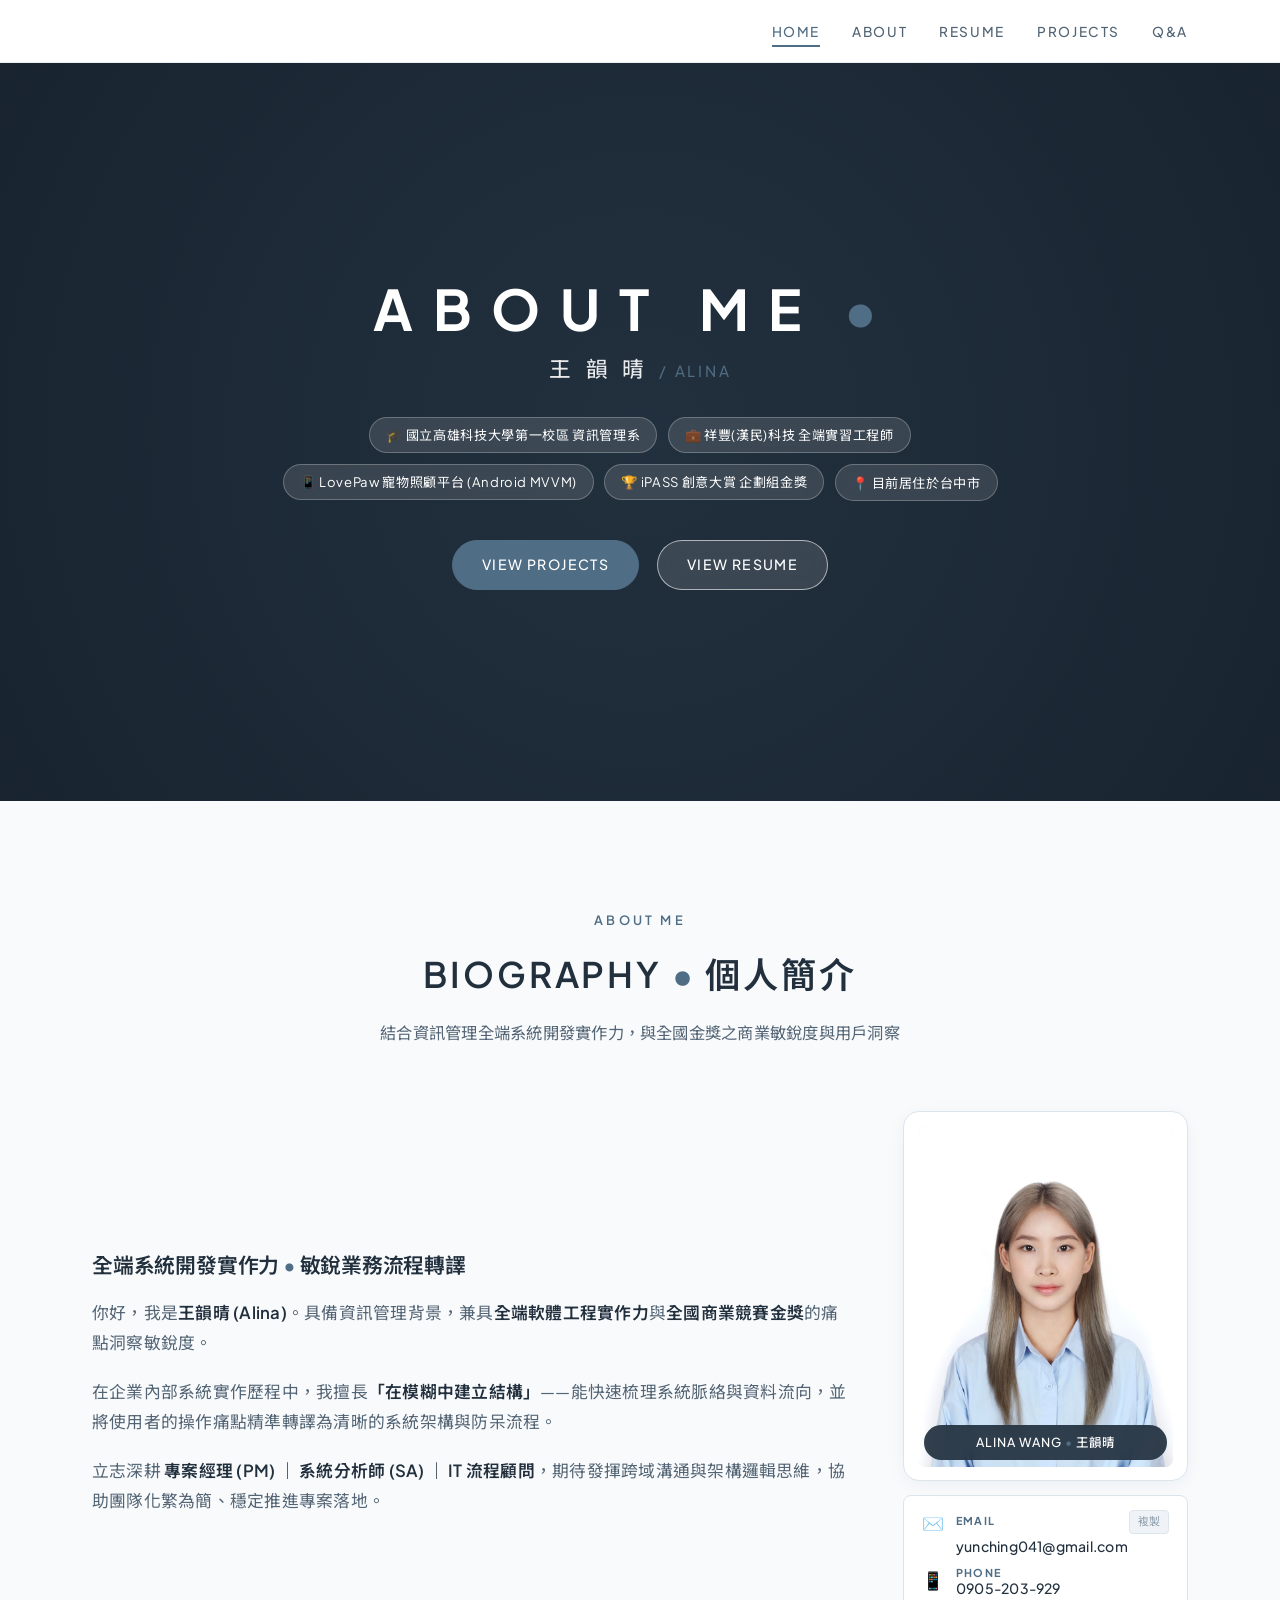
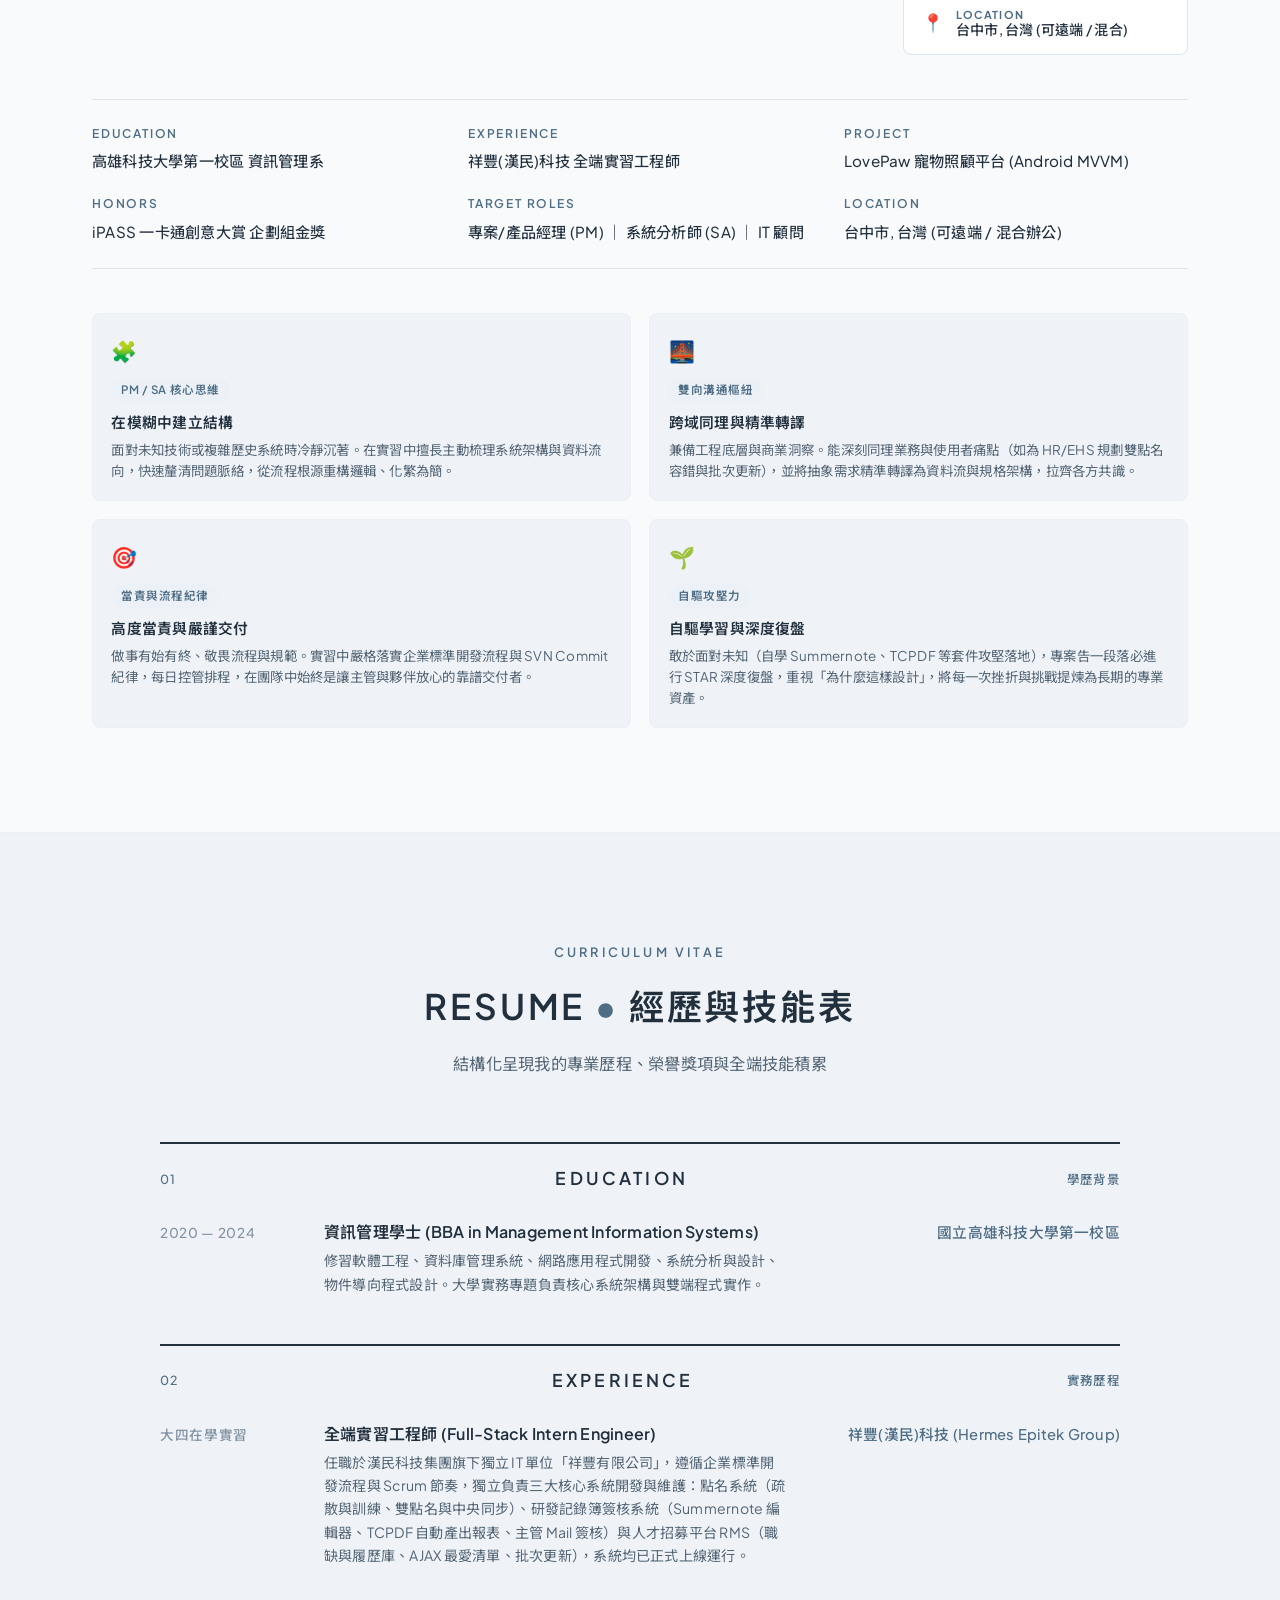
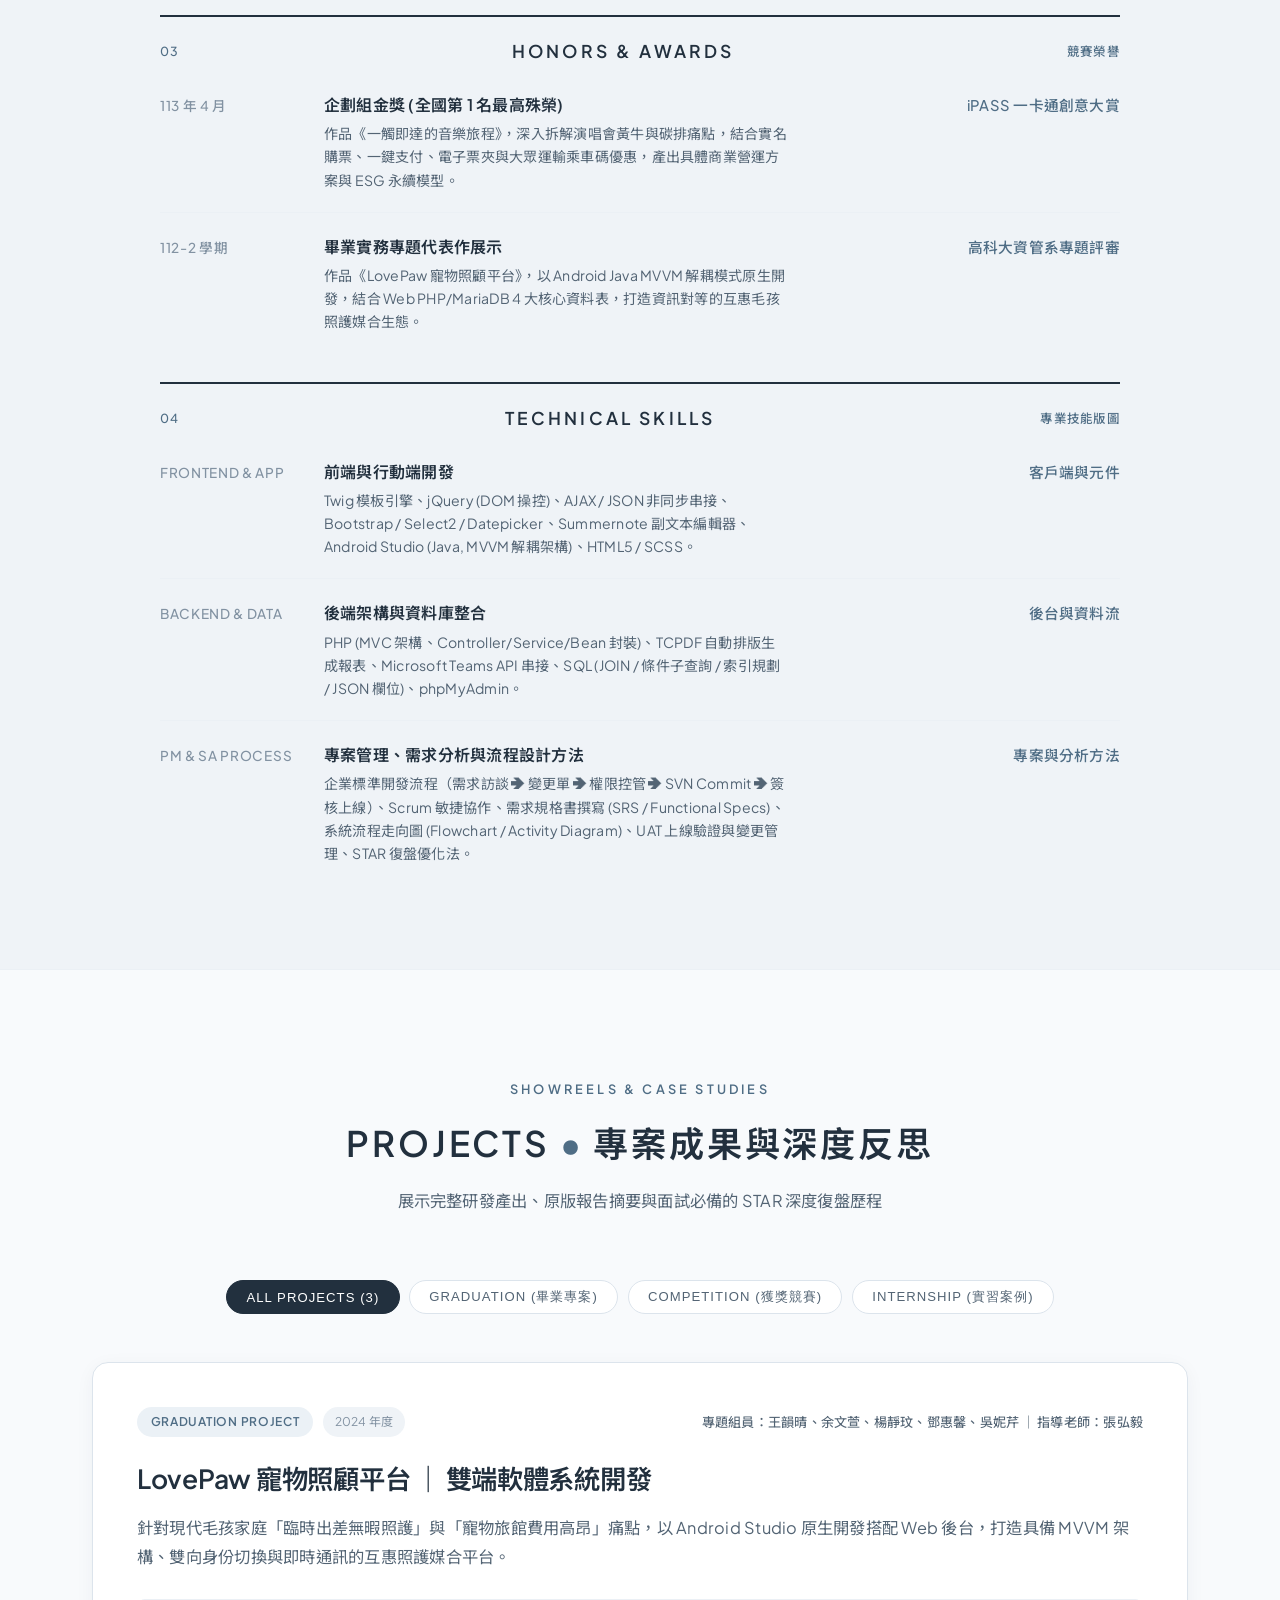
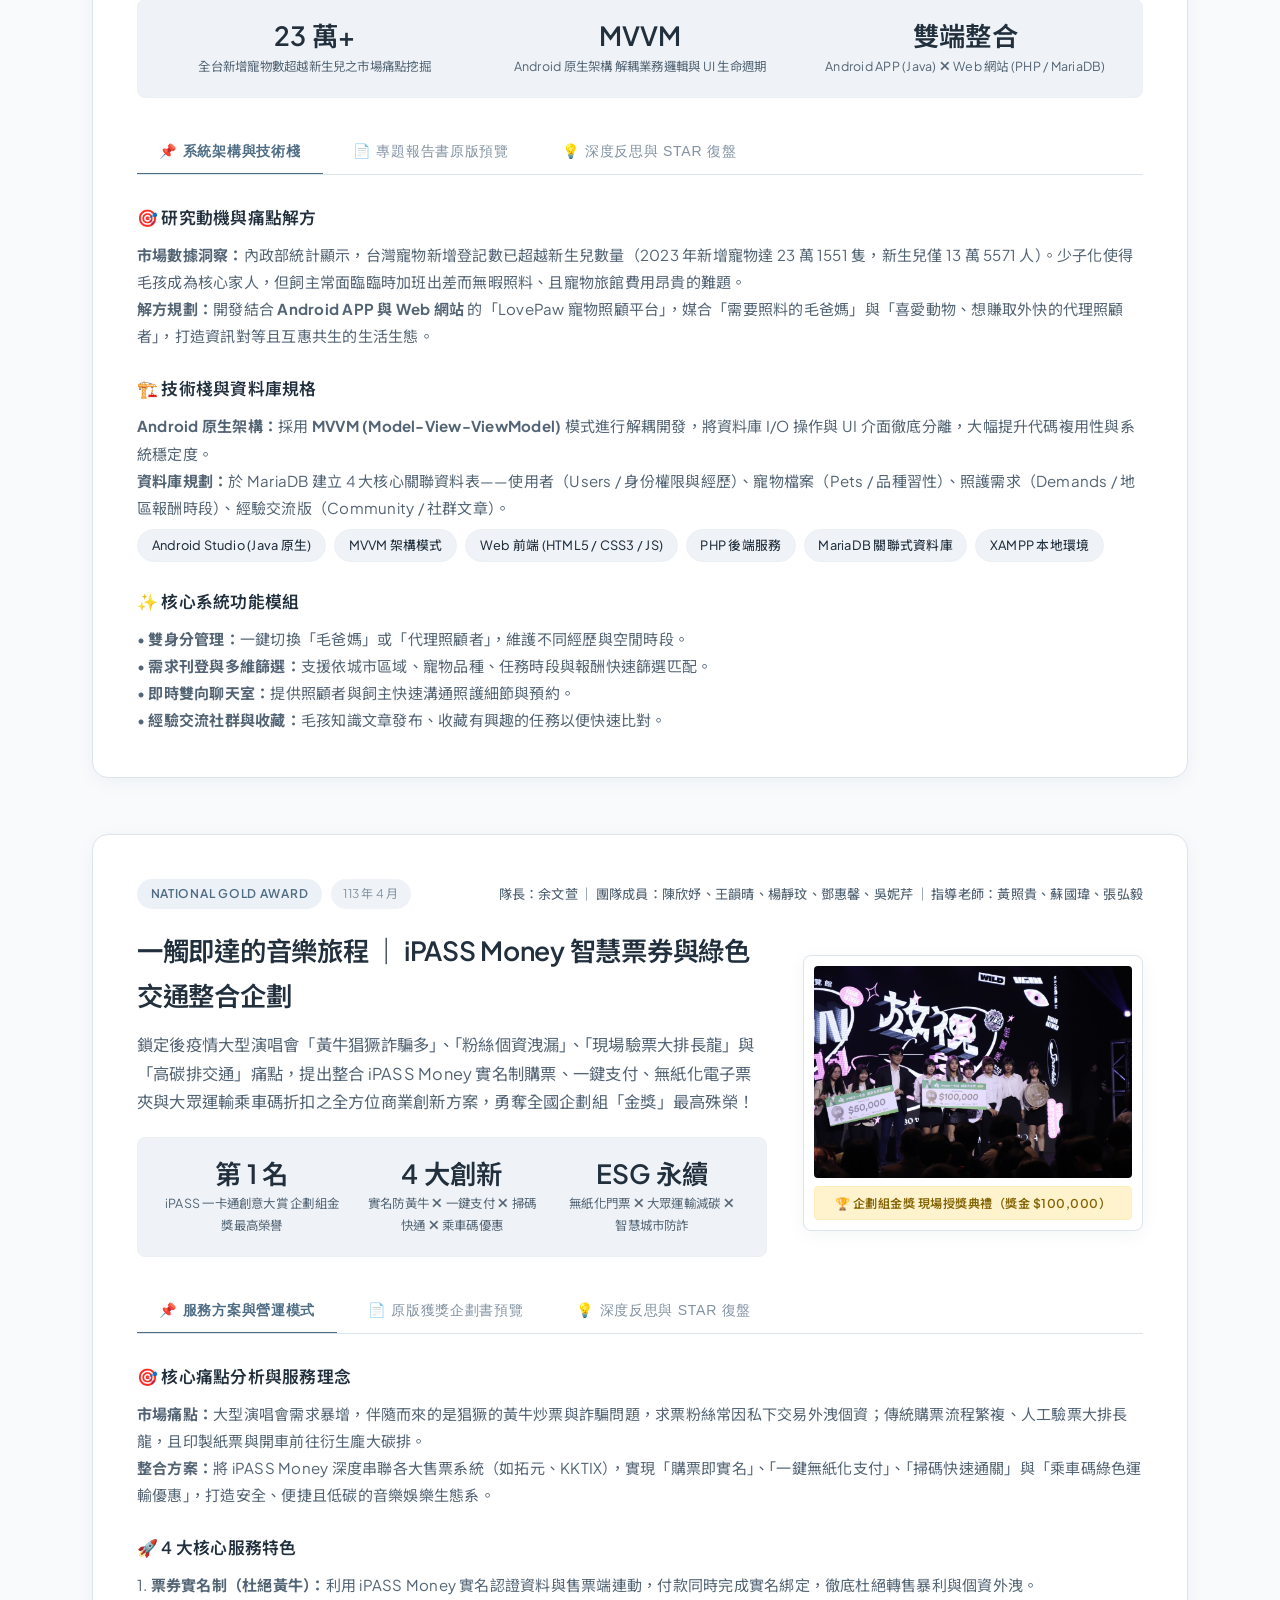
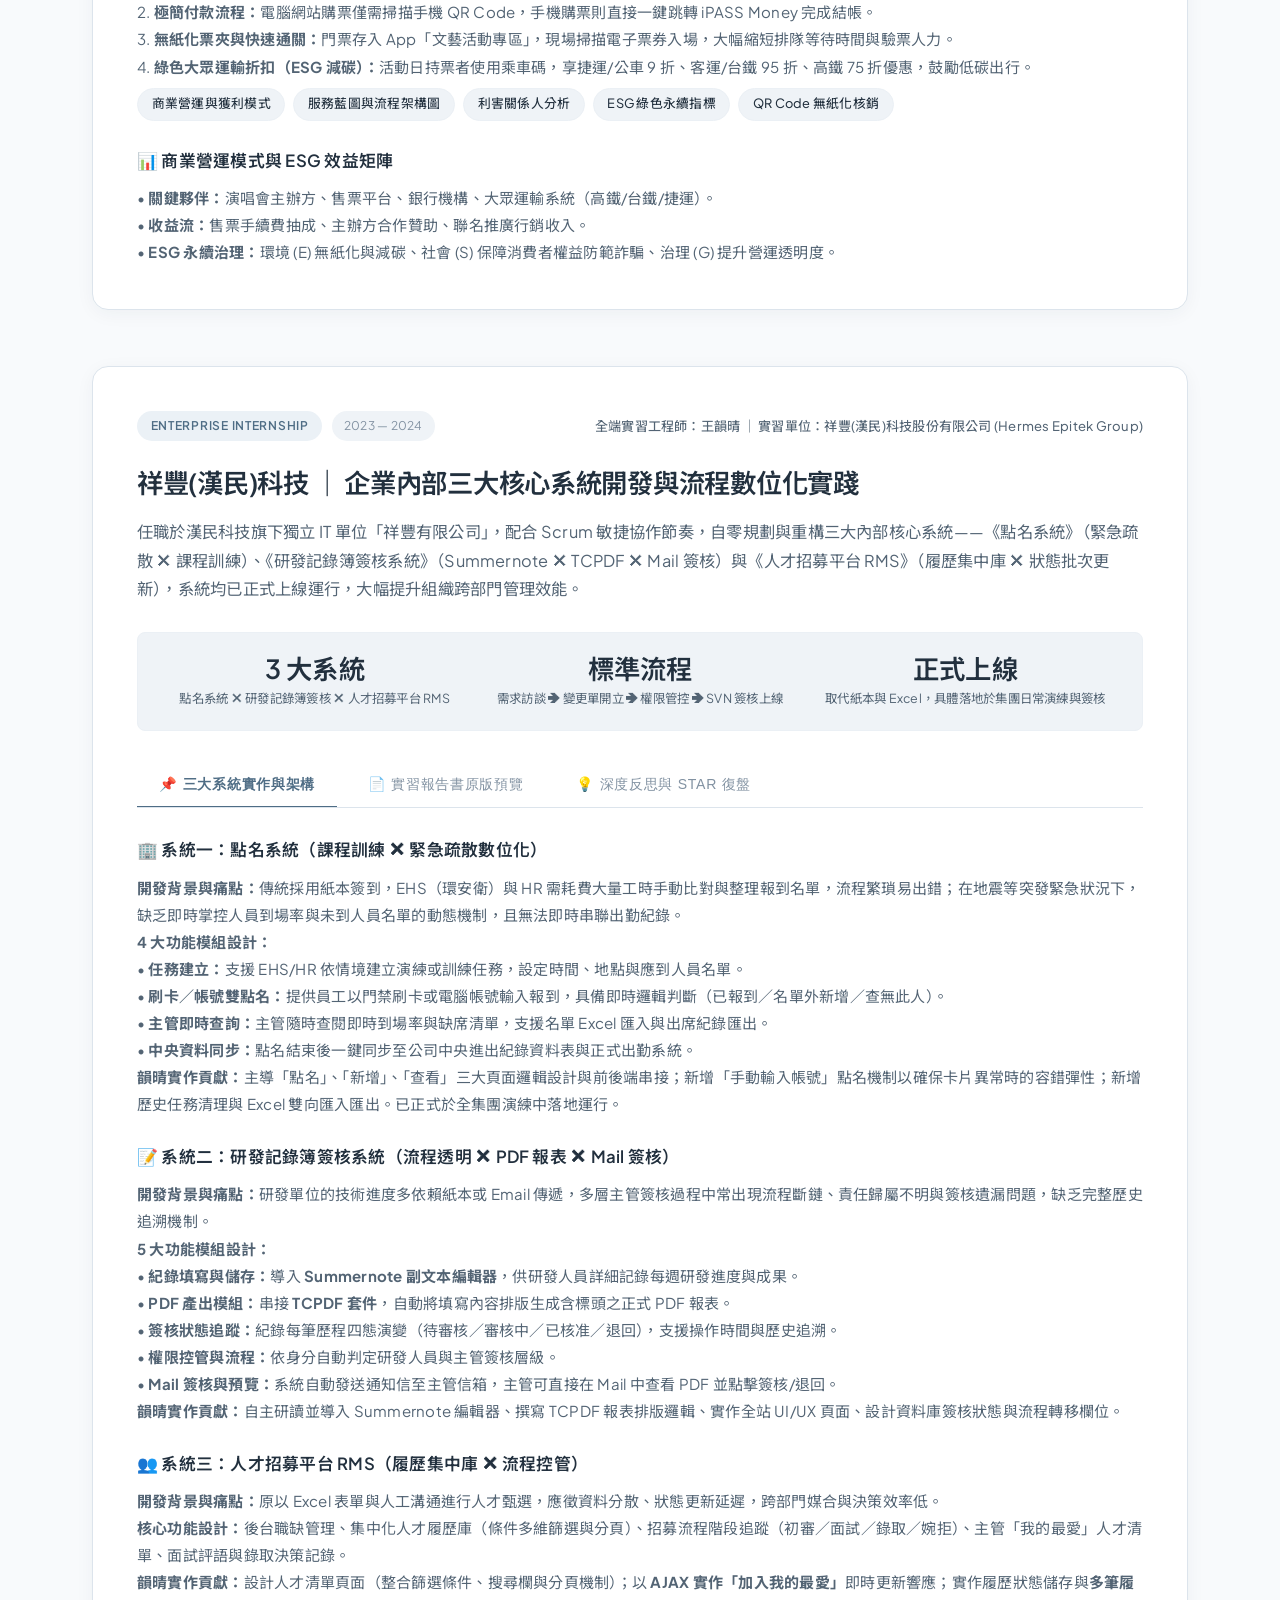
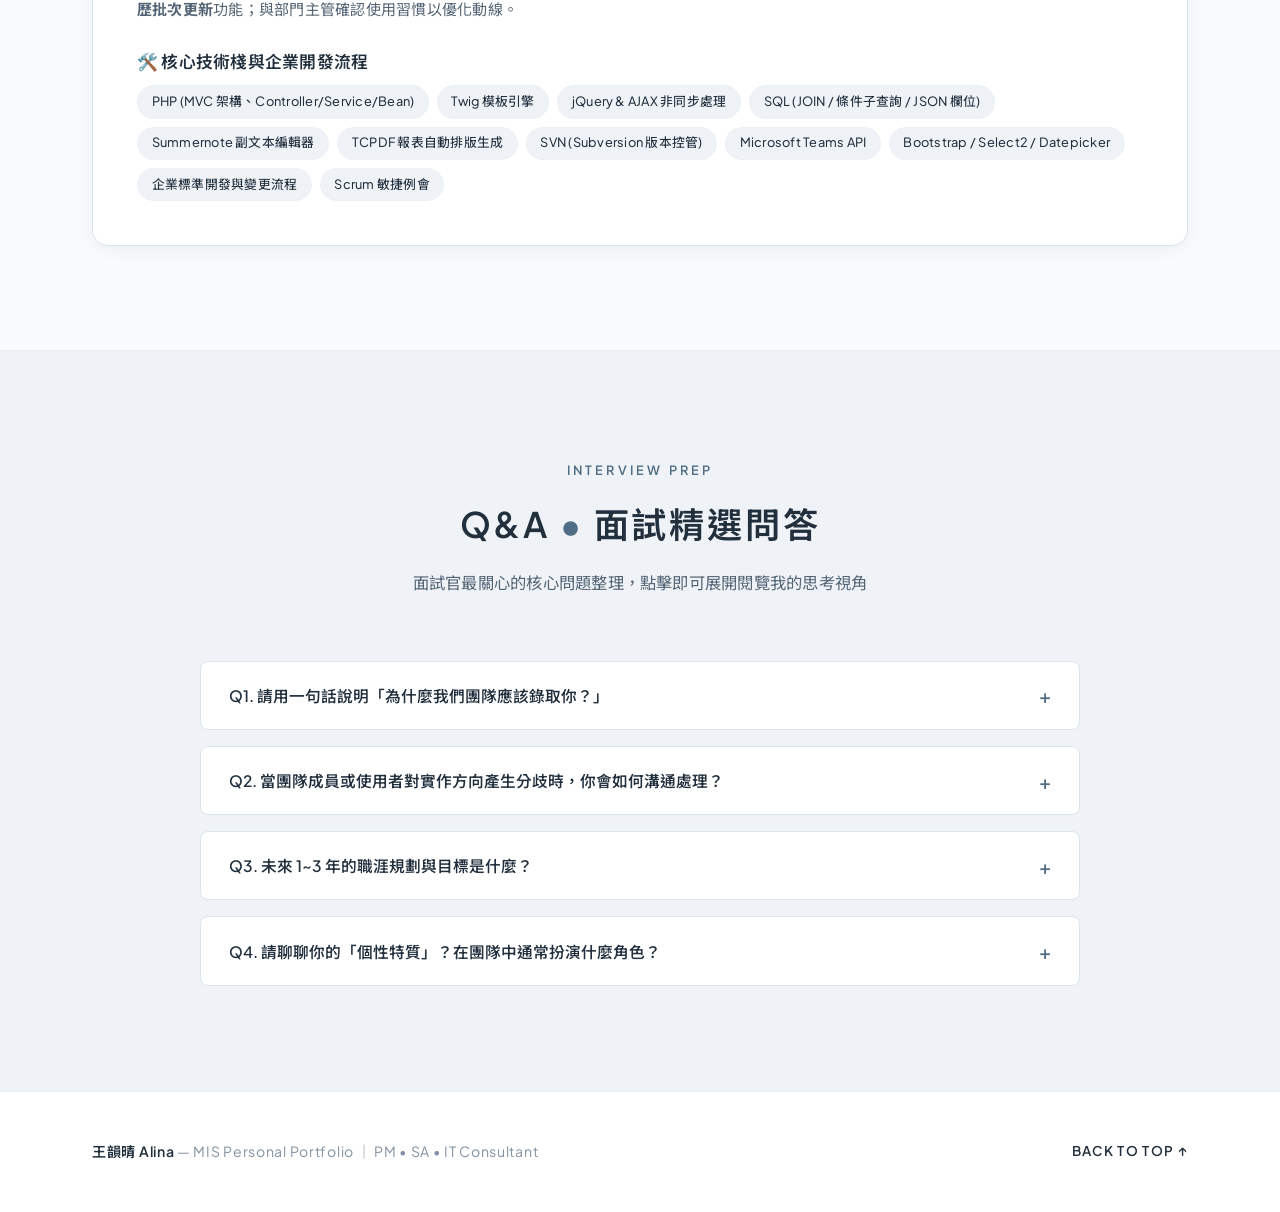
<file: index.html>
<!DOCTYPE html>
<html lang="zh-TW">
<head>
  <meta charset="UTF-8">
  <meta name="viewport" content="width=device-width, initial-scale=1.0">
  <title>alina</title>
  <!-- Google Fonts: 現代極簡字體 Plus Jakarta Sans 與 Noto Sans TC -->
  <link rel="preconnect" href="https://fonts.googleapis.com">
  <link href="https://fonts.googleapis.com/css2?family=Plus+Jakarta+Sans:wght@400;500;600;700&family=Noto+Sans+TC:wght@400;500;600;700&display=swap" rel="stylesheet">
  <!-- Wix 1887 經典簡歷樣式表 -->
  <link rel="stylesheet" href="style.css">
</head>
<body>

  <!-- ========================================================
       1. 頂部導覽列 (WIX 1887 風格：左社群連結，右大寫導覽)
       ======================================================== -->
  <header class="wix-header" id="navbar">
    <div class="header-container" style="justify-content: flex-end;">
      <!-- 大寫英文字選單 -->
      <nav class="header-nav">
        <ul class="nav-menu" id="navLinks">
          <li><a href="#hero" class="nav-item-link active">HOME</a></li>
          <li><a href="#about" class="nav-item-link">ABOUT</a></li>
          <li><a href="#resume" class="nav-item-link">RESUME</a></li>
          <li><a href="#projects" class="nav-item-link">PROJECTS</a></li>
          <li><a href="#qa" class="nav-item-link">Q&A</a></li>
        </ul>

        <!-- 手機漢堡按鈕 -->
        <button class="mobile-toggle" id="mobileMenuBtn" aria-label="切換導覽選單">
          <span></span>
          <span></span>
          <span></span>
        </button>
      </nav>
    </div>
  </header>

  <!-- ========================================================
       2. 主視覺區 Hero Section (WIX 1887 寬字距、極簡沉穩大器)
       ======================================================== -->
  <section class="wix-hero" id="hero">
    <!-- 背景層與暗色漸變 -->
    <div class="hero-bg-layer"></div>
    <div class="hero-gradient-overlay"></div>

    <div class="hero-inner">
      <!-- 經典 WIX 1887 大字距排版 + 標誌湖水綠圓點 -->
      <h1 class="hero-main-name">
        ABOUT ME <span class="teal-dot">•</span>
      </h1>
      
      <div class="hero-cn-title">
        王 韻 晴 <span>/ ALINA</span>
      </div>

      <!-- 標籤膠囊 -->
      <div class="hero-pills">
        <span class="hero-pill-item">🎓 國立高雄科技大學第一校區 資訊管理系</span>
        <span class="hero-pill-item">💼 祥豐(漢民)科技 全端實習工程師</span>
        <span class="hero-pill-item">📱 LovePaw 寵物照顧平台 (Android MVVM)</span>
        <span class="hero-pill-item">🏆 iPASS 創意大賞 企劃組金獎</span>
        <span class="hero-pill-item">📍 目前居住於台中市</span>
      </div>

      <!-- 操作按鈕 (Wix 膠囊按鈕) -->
      <div class="hero-actions">
        <a href="#projects" class="btn btn-teal">VIEW PROJECTS</a>
        <a href="#resume" class="btn btn-outline-white">VIEW RESUME</a>
      </div>
    </div>
  </section>

  <!-- ========================================================
       3. 關於我 About Section (雜誌社論對比佈局 + 規格屬性表)
       ======================================================== -->
  <section class="section" id="about">
    <div class="container">
      <div class="section-header">
        <span class="section-eyebrow">ABOUT ME</span>
        <h2 class="section-title">BIOGRAPHY <span class="teal-dot">•</span> 個人簡介</h2>
        <p class="section-desc">結合資訊管理全端系統開發實作力，與全國金獎之商業敏銳度與用戶洞察</p>
      </div>

      <!-- 自我介紹與大頭照區塊 (左側文字、右側照片；照片只涵蓋在自我介紹) -->
      <div class="about-intro-grid">
        <div class="about-lead-col">
          <div class="about-lead-block">
            <h3 class="about-headline">
              全端系統開發實作力 <span class="teal-dot">•</span> 敏銳業務流程轉譯
            </h3>
            <p class="about-lead-p">
              你好，我是<strong>王韻晴 (Alina)</strong>。具備資訊管理背景，兼具<strong>全端軟體工程實作力</strong>與<strong>全國商業競賽金獎</strong>的痛點洞察敏銳度。
            </p>
            <p class="about-lead-p">
              在企業內部系統實作歷程中，我擅長<strong>「在模糊中建立結構」</strong>——能快速梳理系統脈絡與資料流向，並將使用者的操作痛點精準轉譯為清晰的系統架構與防呆流程。
            </p>
            <p class="about-lead-p">
              立志深耕 <strong>專案經理 (PM) ｜ 系統分析師 (SA) ｜ IT 流程顧問</strong>，期待發揮跨域溝通與架構邏輯思維，協助團隊化繁為簡、穩定推進專案落地。
            </p>
          </div>
        </div>

        <div class="about-photo-col">
          <div class="about-photo-card">
            <div class="about-photo-frame">
              <img src="profile.jpg" alt="王韻晴 Alina 大頭照" loading="lazy">
            </div>
            <div class="about-photo-badge">
              ALINA WANG <span>•</span> 王韻晴
            </div>
          </div>

          <!-- 聯絡資訊 (置於大頭照正下方，完整單行呈現 Email 與電話) -->
          <div class="profile-contact-card">
            <div class="profile-contact-item">
              <span class="profile-contact-icon">✉️</span>
              <div class="profile-contact-meta">
                <div class="contact-label-bar">
                  <span class="profile-contact-label">EMAIL</span>
                  <button class="btn-copy-mini" id="copyContactEmailBtn" title="複製信箱">複製</button>
                </div>
                <a href="mailto:yunching041@gmail.com" class="profile-contact-link" id="displayEmail">yunching041@gmail.com</a>
              </div>
            </div>

            <div class="profile-contact-item">
              <span class="profile-contact-icon">📱</span>
              <div class="profile-contact-meta">
                <span class="profile-contact-label">PHONE</span>
                <a href="tel:0905203929" class="profile-contact-link">0905-203-929</a>
              </div>
            </div>

            <div class="profile-contact-item">
              <span class="profile-contact-icon">📍</span>
              <div class="profile-contact-meta">
                <span class="profile-contact-label">LOCATION</span>
                <span class="profile-contact-val">台中市, 台灣 (可遠端 / 混合)</span>
              </div>
            </div>
          </div>
        </div>
      </div>

      <!-- WIX 1887 特色規格屬性表 (Specification Table，獨立滿版，不再與照片並排) -->
      <div class="specs-table">
        <div class="spec-item">
          <span class="spec-key">EDUCATION</span>
          <span class="spec-val">高雄科技大學第一校區 資訊管理系</span>
        </div>
        <div class="spec-item">
          <span class="spec-key">EXPERIENCE</span>
          <span class="spec-val">祥豐(漢民)科技 全端實習工程師</span>
        </div>
        <div class="spec-item">
          <span class="spec-key">PROJECT</span>
          <span class="spec-val">LovePaw 寵物照顧平台 (Android MVVM)</span>
        </div>
        <div class="spec-item">
          <span class="spec-key">HONORS</span>
          <span class="spec-val">iPASS 一卡通創意大賞 企劃組金獎</span>
        </div>
        <div class="spec-item">
          <span class="spec-key">TARGET ROLES</span>
          <span class="spec-val">專案/產品經理 (PM) ｜ 系統分析師 (SA) ｜ IT 顧問</span>
        </div>
        <div class="spec-item">
          <span class="spec-key">LOCATION</span>
          <span class="spec-val">台中市, 台灣 (可遠端 / 混合辦公)</span>
        </div>
      </div>

      <!-- 個人特質與做事風格 (4大能力矩陣) -->
      <div class="about-strengths-row">
        <div class="strength-box">
          <div class="strength-icon">🧩</div>
          <span class="strength-tag">PM / SA 核心思維</span>
          <h4 class="strength-title">在模糊中建立結構</h4>
          <p class="strength-desc">面對未知技術或複雜歷史系統時冷靜沉著。在實習中擅長主動梳理系統架構與資料流向，快速釐清問題脈絡，從流程根源重構邏輯、化繁為簡。</p>
        </div>

        <div class="strength-box">
          <div class="strength-icon">🌉</div>
          <span class="strength-tag">雙向溝通樞紐</span>
          <h4 class="strength-title">跨域同理與精準轉譯</h4>
          <p class="strength-desc">兼備工程底層與商業洞察。能深刻同理業務與使用者痛點（如為 HR/EHS 規劃雙點名容錯與批次更新），並將抽象需求精準轉譯為資料流與規格架構，拉齊各方共識。</p>
        </div>

        <div class="strength-box">
          <div class="strength-icon">🎯</div>
          <span class="strength-tag">當責與流程紀律</span>
          <h4 class="strength-title">高度當責與嚴謹交付</h4>
          <p class="strength-desc">做事有始有終、敬畏流程與規範。實習中嚴格落實企業標準開發流程與 SVN Commit 紀律，每日控管排程，在團隊中始終是讓主管與夥伴放心的靠譜交付者。</p>
        </div>

        <div class="strength-box">
          <div class="strength-icon">🌱</div>
          <span class="strength-tag">自驅攻堅力</span>
          <h4 class="strength-title">自驅學習與深度復盤</h4>
          <p class="strength-desc">敢於面對未知（自學 Summernote、TCPDF 等套件攻堅落地），專案告一段落必進行 STAR 深度復盤，重視「為什麼這樣設計」，將每一次挫折與挑戰提煉為長期的專業資產。</p>
        </div>
      </div>
    </div>
  </section>

  <!-- ========================================================
       4. 經典 RESUME 區塊 (WIX 1887 標誌性簡歷表格：學歷、經歷、榮譽、技能)
       ======================================================== -->
  <section class="section section-alt" id="resume">
    <div class="container">
      <div class="section-header">
        <span class="section-eyebrow">CURRICULUM VITAE</span>
        <h2 class="section-title">RESUME <span class="teal-dot">•</span> 經歷與技能表</h2>
        <p class="section-desc">結構化呈現我的專業歷程、榮譽獎項與全端技能積累</p>
      </div>

      <div class="resume-section-wrap">

        <!-- 類別 1: 學歷 EDUCATION -->
        <div class="resume-category">
          <div class="resume-category-title">
            <span>01</span> EDUCATION <span>學歷背景</span>
          </div>
          <div class="resume-table">
            <div class="resume-row">
              <div class="resume-year">2020 — 2024</div>
              <div class="resume-role-wrap">
                <div class="resume-role-name">資訊管理學士 (BBA in Management Information Systems)</div>
                <div class="resume-role-desc">修習軟體工程、資料庫管理系統、網路應用程式開發、系統分析與設計、物件導向程式設計。大學實務專題負責核心系統架構與雙端程式實作。</div>
              </div>
              <div class="resume-org">國立高雄科技大學第一校區</div>
            </div>
          </div>
        </div>

        <!-- 類別 2: 經歷 EXPERIENCE -->
        <div class="resume-category">
          <div class="resume-category-title">
            <span>02</span> EXPERIENCE <span>實務歷程</span>
          </div>
          <div class="resume-table">
            <div class="resume-row">
              <div class="resume-year">大四在學實習</div>
              <div class="resume-role-wrap">
                <div class="resume-role-name">全端實習工程師 (Full-Stack Intern Engineer)</div>
                <div class="resume-role-desc">任職於漢民科技集團旗下獨立 IT 單位「祥豐有限公司」，遵循企業標準開發流程與 Scrum 節奏，獨立負責三大核心系統開發與維護：點名系統（疏散與訓練、雙點名與中央同步）、研發記錄簿簽核系統（Summernote 編輯器、TCPDF 自動產出報表、主管 Mail 簽核）與人才招募平台 RMS（職缺與履歷庫、AJAX 最愛清單、批次更新），系統均已正式上線運行。</div>
              </div>
              <div class="resume-org">祥豐(漢民)科技 (Hermes Epitek Group)</div>
            </div>
          </div>
        </div>

        <!-- 類別 3: 榮譽 HONORS & AWARDS -->
        <div class="resume-category">
          <div class="resume-category-title">
            <span>03</span> HONORS & AWARDS <span>競賽榮譽</span>
          </div>
          <div class="resume-table">
            <div class="resume-row">
              <div class="resume-year">113 年 4 月</div>
              <div class="resume-role-wrap">
                <div class="resume-role-name">企劃組金獎 (全國第 1 名最高殊榮)</div>
                <div class="resume-role-desc">作品《一觸即達的音樂旅程》，深入拆解演唱會黃牛與碳排痛點，結合實名購票、一鍵支付、電子票夾與大眾運輸乘車碼優惠，產出具體商業營運方案與 ESG 永續模型。</div>
              </div>
              <div class="resume-org">iPASS 一卡通創意大賞</div>
            </div>
            <div class="resume-row">
              <div class="resume-year">112-2 學期</div>
              <div class="resume-role-wrap">
                <div class="resume-role-name">畢業實務專題代表作展示</div>
                <div class="resume-role-desc">作品《LovePaw 寵物照顧平台》，以 Android Java MVVM 解耦模式原生開發，結合 Web PHP/MariaDB 4 大核心資料表，打造資訊對等的互惠毛孩照護媒合生態。</div>
              </div>
              <div class="resume-org">高科大資管系專題評審</div>
            </div>
          </div>
        </div>

        <!-- 類別 4: 技能 TECHNICAL SKILLS -->
        <div class="resume-category">
          <div class="resume-category-title">
            <span>04</span> TECHNICAL SKILLS <span>專業技能版圖</span>
          </div>
          <div class="resume-table">
            <div class="resume-row">
              <div class="resume-year">FRONTEND & APP</div>
              <div class="resume-role-wrap">
                <div class="resume-role-name">前端與行動端開發</div>
                <div class="resume-role-desc">Twig 模板引擎、jQuery (DOM 操控)、AJAX / JSON 非同步串接、Bootstrap / Select2 / Datepicker、Summernote 副文本編輯器、Android Studio (Java, MVVM 解耦架構)、HTML5 / SCSS。</div>
              </div>
              <div class="resume-org">客戶端與元件</div>
            </div>
            <div class="resume-row">
              <div class="resume-year">BACKEND & DATA</div>
              <div class="resume-role-wrap">
                <div class="resume-role-name">後端架構與資料庫整合</div>
                <div class="resume-role-desc">PHP (MVC 架構、Controller/Service/Bean 封裝)、TCPDF 自動排版生成報表、Microsoft Teams API 串接、SQL (JOIN / 條件子查詢 / 索引規劃 / JSON 欄位)、phpMyAdmin。</div>
              </div>
              <div class="resume-org">後台與資料流</div>
            </div>
            <div class="resume-row">
              <div class="resume-year">PM & SA PROCESS</div>
              <div class="resume-role-wrap">
                <div class="resume-role-name">專案管理、需求分析與流程設計方法</div>
                <div class="resume-role-desc">企業標準開發流程（需求訪談 ➔ 變更單 ➔ 權限控管 ➔ SVN Commit ➔ 簽核上線）、Scrum 敏捷協作、需求規格書撰寫 (SRS / Functional Specs)、系統流程走向圖 (Flowchart / Activity Diagram)、UAT 上線驗證與變更管理、STAR 復盤優化法。</div>
              </div>
              <div class="resume-org">專案與分析方法</div>
            </div>
          </div>
        </div>

      </div>
    </div>
  </section>

  <!-- ========================================================
       5. 專案成果展示區 (SHOWREELS & CASE STUDIES：含原版報告與深度反思)
       ======================================================== -->
  <section class="section" id="projects">
    <div class="container">
      <div class="section-header">
        <span class="section-eyebrow">SHOWREELS & CASE STUDIES</span>
        <h2 class="section-title">PROJECTS <span class="teal-dot">•</span> 專案成果與深度反思</h2>
        <p class="section-desc">展示完整研發產出、原版報告摘要與面試必備的 STAR 深度復盤歷程</p>
      </div>

      <!-- 分類膠囊過濾導覽 -->
      <div class="filter-nav">
        <button class="filter-pill active" data-filter="all">ALL PROJECTS (3)</button>
        <button class="filter-pill" data-filter="graduation">GRADUATION (畢業專案)</button>
        <button class="filter-pill" data-filter="competition">COMPETITION (獲獎競賽)</button>
        <button class="filter-pill" data-filter="internship">INTERNSHIP (實習案例)</button>
      </div>

      <!-- 專案卡片串列 -->
      <div class="projects-flow">

        <!-- =================== 專案 1 (主打代表作：畢業實務專題) =================== -->
        <article class="project-card" data-category="graduation">
          <div class="project-meta-bar">
            <div class="project-tags-group">
              <span class="tag-badge">GRADUATION PROJECT</span>
              <span class="tag-year">2024 年度</span>
            </div>
            <span class="project-role-text">專題組員：王韻晴、余文萱、楊靜玟、鄧惠馨、吳妮芹 ｜ 指導老師：張弘毅</span>
          </div>

          <h3 class="project-title">LovePaw 寵物照顧平台 ｜ 雙端軟體系統開發</h3>
          <p class="project-pitch">針對現代毛孩家庭「臨時出差無暇照護」與「寵物旅館費用高昂」痛點，以 Android Studio 原生開發搭配 Web 後台，打造具備 MVVM 架構、雙向身份切換與即時通訊的互惠照護媒合平台。</p>

          <!-- 亮點指標 (極簡線條方塊) -->
          <div class="metrics-strip">
            <div class="metric-stat">
              <span class="metric-number">23 萬+</span>
              <span class="metric-name">全台新增寵物數超越新生兒之市場痛點挖掘</span>
            </div>
            <div class="metric-stat">
              <span class="metric-number">MVVM</span>
              <span class="metric-name">Android 原生架構 解耦業務邏輯與 UI 生命週期</span>
            </div>
            <div class="metric-stat">
              <span class="metric-number">雙端整合</span>
              <span class="metric-name">Android APP (Java) ✕ Web 網站 (PHP / MariaDB)</span>
            </div>
          </div>

          <!-- 內嵌分頁標籤 -->
          <div class="case-tabs">
            <button class="case-tab-btn active" data-tab="lovepaw-overview">📌 系統架構與技術棧</button>
            <button class="case-tab-btn" data-tab="lovepaw-report">📄 專題報告書原版預覽</button>
            <button class="case-tab-btn" data-tab="lovepaw-reflection">💡 深度反思與 STAR 復盤</button>
          </div>

          <!-- 分頁內容 -->
          <div class="case-pane active" id="lovepaw-overview">
            <div class="case-body-flow">
              <div class="case-block">
                <h4>🎯 研究動機與痛點解方</h4>
                <p>
                  <strong>市場數據洞察：</strong>內政部統計顯示，台灣寵物新增登記數已超越新生兒數量（2023 年新增寵物達 23 萬 1551 隻，新生兒僅 13 萬 5571 人）。少子化使得毛孩成為核心家人，但飼主常面臨臨時加班出差而無暇照料、且寵物旅館費用昂貴的難題。<br>
                  <strong>解方規劃：</strong>開發結合 <strong>Android APP 與 Web 網站</strong> 的「LovePaw 寵物照顧平台」，媒合「需要照料的毛爸媽」與「喜愛動物、想賺取外快的代理照顧者」，打造資訊對等且互惠共生的生活生態。
                </p>
              </div>

              <div class="case-block">
                <h4>🏗️ 技術棧與資料庫規格</h4>
                <p>
                  <strong>Android 原生架構：</strong>採用 <strong>MVVM (Model-View-ViewModel)</strong> 模式進行解耦開發，將資料庫 I/O 操作與 UI 介面徹底分離，大幅提升代碼複用性與系統穩定度。<br>
                  <strong>資料庫規劃：</strong>於 MariaDB 建立 4 大核心關聯資料表——使用者（Users / 身份權限與經歷）、寵物檔案（Pets / 品種習性）、照護需求（Demands / 地區報酬時段）、經驗交流版（Community / 社群文章）。
                </p>
                <div class="tech-badges-list">
                  <span class="tech-item-badge">Android Studio (Java 原生)</span>
                  <span class="tech-item-badge">MVVM 架構模式</span>
                  <span class="tech-item-badge">Web 前端 (HTML5 / CSS3 / JS)</span>
                  <span class="tech-item-badge">PHP 後端服務</span>
                  <span class="tech-item-badge">MariaDB 關聯式資料庫</span>
                  <span class="tech-item-badge">XAMPP 本地環境</span>
                </div>
              </div>

              <div class="case-block">
                <h4>✨ 核心系統功能模組</h4>
                <p>
                  • <strong>雙身分管理：</strong>一鍵切換「毛爸媽」或「代理照顧者」，維護不同經歷與空閒時段。<br>
                  • <strong>需求刊登與多維篩選：</strong>支援依城市區域、寵物品種、任務時段與報酬快速篩選匹配。<br>
                  • <strong>即時雙向聊天室：</strong>提供照顧者與飼主快速溝通照護細節與預約。<br>
                  • <strong>經驗交流社群與收藏：</strong>毛孩知識文章發布、收藏有興趣的任務以便快速比對。
                </p>
              </div>
            </div>
          </div>

          <div class="case-pane" id="lovepaw-report">
            <div class="report-frame-box">
              <div class="report-frame-header">
                <div>
                  <h4 class="report-frame-title">國立高雄科技大學資訊管理系 112 學年度實務專題報告書原版</h4>
                  <p class="report-frame-desc">完整收錄研究動機、國內寵物統計數據、APP vs Mobile Web 使用者體驗比較、MVVM 軟體架構書、系統功能分解圖與 4 大資料表規劃。</p>
                </div>
                <div class="report-btn-group">
                  <button class="btn btn-teal btn-sm open-report-modal" data-project="lovepaw" data-title="LovePaw 寵物照顧平台 實務專題報告書" data-doc-type="高科大資管實務專題報告">
                    📄 查看原版檔案
                  </button>
                  <a href="LovePaw_Report.pdf" download="LovePaw_Report.pdf" class="btn btn-outline-dark btn-sm">
                    📥 下載原版 PDF
                  </a>
                </div>
              </div>

              <!-- 縮圖目錄卡 -->
              <div class="report-thumbs-grid">
                <div class="report-thumb-card">
                  <div class="thumb-page-num">P. 01 — 02</div>
                  <div class="thumb-subject">內政部寵物 vs 新生兒數據與動機分析</div>
                </div>
                <div class="report-thumb-card">
                  <div class="thumb-page-num">P. 03 — 04</div>
                  <div class="thumb-subject">Android MVVM 解耦架構與 7 大研究步驟</div>
                </div>
                <div class="report-thumb-card">
                  <div class="thumb-page-num">P. 05 — 10</div>
                  <div class="thumb-subject">雙端 UI 流程圖與 4 大資料表 ERD 規劃</div>
                </div>
              </div>
            </div>
          </div>

          <div class="case-pane" id="lovepaw-reflection">
            <div class="case-body-flow">
              <div class="star-layout-grid">
                <div class="star-card-unit">
                  <div class="star-initial">S</div>
                  <div class="star-text-content">
                    <h5>情境 (Situation)</h5>
                    <p>專案需同時構建 Android App 與 Web 網頁雙端，且系統涵蓋飼主與照顧者雙重身分。前期業務邏輯與畫面更新緊密耦合，造成除錯困難。</p>
                  </div>
                </div>

                <div class="star-card-unit">
                  <div class="star-initial">T</div>
                  <div class="star-text-content">
                    <h5>任務 (Task)</h5>
                    <p>確立標準軟體工程架構，推動 Android MVVM 模式落地，釐清 App 與後端資料庫傳遞協定，確保系統高擴展性與穩定度。</p>
                  </div>
                </div>

                <div class="star-card-unit">
                  <div class="star-initial">A</div>
                  <div class="star-text-content">
                    <h5>行動 (Action)</h5>
                    <p>落實 MVVM 解耦：資料庫抽象為 Model，畫面事件交給 View，ViewModel 負責狀態轉換，解決生命週期問題；規劃 MariaDB 4 大標準資料表並建立關聯約束。</p>
                  </div>
                </div>

                <div class="star-card-unit">
                  <div class="star-initial">R</div>
                  <div class="star-text-content">
                    <h5>成果 (Result)</h5>
                    <p>成功整合任務篩選、雙向聊天室與討論區，順利交付完整專題報告與展示，展現扎實軟體工程架構思維與團隊協作力。</p>
                  </div>
                </div>
              </div>

              <!-- 自我反思與架構優化 -->
              <div class="reflection-highlight-box">
                <div class="reflection-heading">🌱 若重新來過，我會如何做得更好？（自我反思與架構優化）</div>
                <ul class="reflection-bullets">
                  <li><strong>後端雲端化與 API 容器化：</strong>專案採用本地 XAMPP/MariaDB，若重來一次，我會導入雲端資料庫（如 AWS RDS 或 Firebase）並以 Docker 容器化後端 API，便於雙端跨網路隨時真機測試。</li>
                  <li><strong>即時聊天室升級 WebSocket：</strong>初期通訊採 HTTP 輪詢，高頻時伺服器負載較大。後續迭代我會引入 WebSocket 或 Firebase Realtime Database，提供低延遲、省流量的即時推播體驗。</li>
                </ul>
              </div>
            </div>
          </div>
        </article>

        <!-- =================== 專案 2 (競賽代表作：全國金獎企劃) =================== -->
        <article class="project-card" data-category="competition">
          <div class="project-meta-bar">
            <div class="project-tags-group">
              <span class="tag-badge">NATIONAL GOLD AWARD</span>
              <span class="tag-year">113 年 4 月</span>
            </div>
            <span class="project-role-text">隊長：余文萱 ｜ 團隊成員：陳欣妤、王韻晴、楊靜玟、鄧惠馨、吳妮芹 ｜ 指導老師：黃照貴、蘇國瑋、張弘毅</span>
          </div>

          <!-- 競賽主要內容與獲獎照片並排 (在競賽旁邊展示) -->
          <div class="competition-hero-grid">
            <div class="competition-hero-main">
              <h3 class="project-title">一觸即達的音樂旅程 ｜ iPASS Money 智慧票券與綠色交通整合企劃</h3>
              <p class="project-pitch">鎖定後疫情大型演唱會「黃牛猖獗詐騙多」、「粉絲個資洩漏」、「現場驗票大排長龍」與「高碳排交通」痛點，提出整合 iPASS Money 實名制購票、一鍵支付、無紙化電子票夾與大眾運輸乘車碼折扣之全方位商業創新方案，勇奪全國企劃組「金獎」最高殊榮！</p>

              <div class="metrics-strip">
                <div class="metric-stat">
                  <span class="metric-number">第 1 名</span>
                  <span class="metric-name">iPASS 一卡通創意大賞 企劃組金獎最高榮譽</span>
                </div>
                <div class="metric-stat">
                  <span class="metric-number">4 大創新</span>
                  <span class="metric-name">實名防黃牛 ✕ 一鍵支付 ✕ 掃碼快通 ✕ 乘車碼優惠</span>
                </div>
                <div class="metric-stat">
                  <span class="metric-number">ESG 永續</span>
                  <span class="metric-name">無紙化門票 ✕ 大眾運輸減碳 ✕ 智慧城市防詐</span>
                </div>
              </div>
            </div>

            <!-- 獲獎典禮真實照片卡片 -->
            <div class="competition-award-card">
              <div class="award-photo-frame">
                <img src="ipass_award.jpg" alt="iPASS 一卡通創意大賞 全國金獎現場授獎合影" loading="lazy">
              </div>
              <div class="award-photo-badge">
                🏆 企劃組金獎 現場授獎典禮（獎金 $100,000）
              </div>
            </div>
          </div>

          <div class="case-tabs">
            <button class="case-tab-btn active" data-tab="ipass-overview">📌 服務方案與營運模式</button>
            <button class="case-tab-btn" data-tab="ipass-report">📄 原版獲獎企劃書預覽</button>
            <button class="case-tab-btn" data-tab="ipass-reflection">💡 深度反思與 STAR 復盤</button>
          </div>

          <div class="case-pane active" id="ipass-overview">
            <div class="case-body-flow">
              <div class="case-block">
                <h4>🎯 核心痛點分析與服務理念</h4>
                <p>
                  <strong>市場痛點：</strong>大型演唱會需求暴增，伴隨而來的是猖獗的黃牛炒票與詐騙問題，求票粉絲常因私下交易外洩個資；傳統購票流程繁複、人工驗票大排長龍，且印製紙票與開車前往衍生龐大碳排。<br>
                  <strong>整合方案：</strong>將 iPASS Money 深度串聯各大售票系統（如拓元、KKTIX），實現「購票即實名」、「一鍵無紙化支付」、「掃碼快速通關」與「乘車碼綠色運輸優惠」，打造安全、便捷且低碳的音樂娛樂生態系。
                </p>
              </div>

              <div class="case-block">
                <h4>🚀 4 大核心服務特色</h4>
                <p>
                  1. <strong>票券實名制（杜絕黃牛）：</strong>利用 iPASS Money 實名認證資料與售票端連動，付款同時完成實名綁定，徹底杜絕轉售暴利與個資外洩。<br>
                  2. <strong>極簡付款流程：</strong>電腦網站購票僅需掃描手機 QR Code，手機購票則直接一鍵跳轉 iPASS Money 完成結帳。<br>
                  3. <strong>無紙化票夾與快速通關：</strong>門票存入 App「文藝活動專區」，現場掃描電子票券入場，大幅縮短排隊等待時間與驗票人力。<br>
                  4. <strong>綠色大眾運輸折扣（ESG 減碳）：</strong>活動日持票者使用乘車碼，享捷運/公車 9 折、客運/台鐵 95 折、高鐵 75 折優惠，鼓勵低碳出行。
                </p>
                <div class="tech-badges-list">
                  <span class="tech-item-badge">商業營運與獲利模式</span>
                  <span class="tech-item-badge">服務藍圖與流程架構圖</span>
                  <span class="tech-item-badge">利害關係人分析</span>
                  <span class="tech-item-badge">ESG 綠色永續指標</span>
                  <span class="tech-item-badge">QR Code 無紙化核銷</span>
                </div>
              </div>

              <div class="case-block">
                <h4>📊 商業營運模式與 ESG 效益矩陣</h4>
                <p>
                  • <strong>關鍵夥伴：</strong>演唱會主辦方、售票平台、銀行機構、大眾運輸系統（高鐵/台鐵/捷運）。<br>
                  • <strong>收益流：</strong>售票手續費抽成、主辦方合作贊助、聯名推廣行銷收入。<br>
                  • <strong>ESG 永續治理：</strong>環境 (E) 無紙化與減碳、社會 (S) 保障消費者權益防範詐騙、治理 (G) 提升營運透明度。
                </p>
              </div>
            </div>
          </div>

          <div class="case-pane" id="ipass-report">
            <div class="report-frame-box">
              <div class="report-frame-header">
                <div>
                  <h4 class="report-frame-title">《一觸即達的音樂旅程》iPASS 一卡通創意大賞 金獎企劃書原版</h4>
                  <p class="report-frame-desc">完整收錄研究動機、18-35歲目標客群分析、4大服務特點、服務痛點因應策略、購票/付款流程圖、服務架構圖、商業營運模式與效益評估（共 17 頁）。</p>
                </div>
                <div class="report-btn-group">
                  <button class="btn btn-teal btn-sm open-report-modal" data-project="ipass" data-title="一觸即達的音樂旅程 企劃書原版 (iPASS 創意大賞金獎)" data-doc-type="全國創意大賞金獎企劃書">
                    📄 查看原版檔案
                  </button>
                  <a href="iPASS_Plan.pdf" download="iPASS_Plan.pdf" class="btn btn-outline-dark btn-sm">
                    📥 下載原版 PDF
                  </a>
                </div>
              </div>

              <div class="report-thumbs-grid">
                <div class="report-thumb-card">
                  <div class="thumb-page-num">P. 01 — 04</div>
                  <div class="thumb-subject">演唱會經濟與黃牛痛點分析、研究動機</div>
                </div>
                <div class="report-thumb-card">
                  <div class="thumb-page-num">P. 05 — 11</div>
                  <div class="thumb-subject">4 大服務特點、流程圖與系統架構圖</div>
                </div>
                <div class="report-thumb-card">
                  <div class="thumb-page-num">P. 12 — 16</div>
                  <div class="thumb-subject">商業營運模式、ESG 永續與效益評估</div>
                </div>
              </div>
            </div>
          </div>

          <div class="case-pane" id="ipass-reflection">
            <div class="case-body-flow">
              <div class="star-layout-grid">
                <div class="star-card-unit">
                  <div class="star-initial">S</div>
                  <div class="star-text-content">
                    <h5>情境 (Situation)</h5>
                    <p>競賽需為 iPASS Money 發掘全新應用場景，在全台激烈競爭中，需突破「純電子支付」框架，構建兼顧社會影響力與多方商業利益的可行案。</p>
                  </div>
                </div>

                <div class="star-card-unit">
                  <div class="star-initial">T</div>
                  <div class="star-text-content">
                    <h5>任務 (Task)</h5>
                    <p>主導將社會熱點（黃牛票猖獗與減碳）轉化為嚴謹商業企劃架構，完整繪製服務流程圖、產出完整商業營運模式規劃，並擬定痛點防禦對策。</p>
                  </div>
                </div>

                <div class="star-card-unit">
                  <div class="star-initial">A</div>
                  <div class="star-text-content">
                    <h5>行動 (Action)</h5>
                    <p>規劃「購票付款 ➔ 票券存入 App ➔ 乘車碼優惠 ➔ 現場快速通關」一體化閉環；拆解不同售票端相容性與主辦方合作誘因，融入 ESG 永續模型提升提案高度。</p>
                  </div>
                </div>

                <div class="star-card-unit">
                  <div class="star-initial">R</div>
                  <div class="star-text-content">
                    <h5>成果 (Result)</h5>
                    <p>提案在落地可行性、商業邏輯完整度與永續價值上獲評審一致肯定，勇奪全國「企劃組金獎」第一名最高榮譽！</p>
                  </div>
                </div>
              </div>

              <div class="reflection-highlight-box">
                <div class="reflection-heading">🌱 若重新來過，我會如何做得更好？（商業落地與系統評估）</div>
                <ul class="reflection-bullets">
                  <li><strong>防搶票高併發評估：</strong>大型演唱會瞬間流量巨大，未來會補強搶票排隊伺服器承載能力（Rate Limiting & 隊列機制）的技術可行性評估，讓系統架構更加周全。</li>
                  <li><strong>官方實名退換票機制：</strong>部分消費者可能臨時無法出席，未來可完善官方退換票平台，徹底防範線下轉讓漏洞。</li>
                </ul>
              </div>
            </div>
          </div>
        </article>

        <!-- =================== 專案 3 (實習案例：祥豐(漢民)科技) =================== -->
        <article class="project-card" data-category="internship">
          <div class="project-meta-bar">
            <div class="project-tags-group">
              <span class="tag-badge">ENTERPRISE INTERNSHIP</span>
              <span class="tag-year">2023 — 2024</span>
            </div>
            <span class="project-role-text">全端實習工程師：王韻晴 ｜ 實習單位：祥豐(漢民)科技股份有限公司 (Hermes Epitek Group)</span>
          </div>

          <h3 class="project-title">祥豐(漢民)科技 ｜ 企業內部三大核心系統開發與流程數位化實踐</h3>
          <p class="project-pitch">任職於漢民科技旗下獨立 IT 單位「祥豐有限公司」，配合 Scrum 敏捷協作節奏，自零規劃與重構三大內部核心系統——《點名系統》（緊急疏散 ✕ 課程訓練）、《研發記錄簿簽核系統》（Summernote ✕ TCPDF ✕ Mail 簽核）與《人才招募平台 RMS》（履歷集中庫 ✕ 狀態批次更新），系統均已正式上線運行，大幅提升組織跨部門管理效能。</p>

          <div class="metrics-strip">
            <div class="metric-stat">
              <span class="metric-number">3 大系統</span>
              <span class="metric-name">點名系統 ✕ 研發記錄簿簽核 ✕ 人才招募平台 RMS</span>
            </div>
            <div class="metric-stat">
              <span class="metric-number">標準流程</span>
              <span class="metric-name">需求訪談 ➔ 變更單開立 ➔ 權限管控 ➔ SVN 簽核上線</span>
            </div>
            <div class="metric-stat">
              <span class="metric-number">正式上線</span>
              <span class="metric-name">取代紙本與 Excel，具體落地於集團日常演練與簽核</span>
            </div>
          </div>

          <div class="case-tabs">
            <button class="case-tab-btn active" data-tab="hermes-overview">📌 三大系統實作與架構</button>
            <button class="case-tab-btn" data-tab="hermes-report">📄 實習報告書原版預覽</button>
            <button class="case-tab-btn" data-tab="hermes-reflection">💡 深度反思與 STAR 復盤</button>
          </div>

          <div class="case-pane active" id="hermes-overview">
            <div class="case-body-flow">
              
              <!-- 系統 1: 點名系統 -->
              <div class="case-block">
                <h4>🏢 系統一：點名系統（課程訓練 ✕ 緊急疏散數位化）</h4>
                <p>
                  <strong>開發背景與痛點：</strong>傳統採用紙本簽到，EHS（環安衛）與 HR 需耗費大量工時手動比對與整理報到名單，流程繁瑣易出錯；在地震等突發緊急狀況下，缺乏即時掌控人員到場率與未到人員名單的動態機制，且無法即時串聯出勤紀錄。<br>
                  <strong>4 大功能模組設計：</strong><br>
                  • <strong>任務建立：</strong>支援 EHS/HR 依情境建立演練或訓練任務，設定時間、地點與應到人員名單。<br>
                  • <strong>刷卡／帳號雙點名：</strong>提供員工以門禁刷卡或電腦帳號輸入報到，具備即時邏輯判斷（已報到／名單外新增／查無此人）。<br>
                  • <strong>主管即時查詢：</strong>主管隨時查閱即時到場率與缺席清單，支援名單 Excel 匯入與出席紀錄匯出。<br>
                  • <strong>中央資料同步：</strong>點名結束後一鍵同步至公司中央進出紀錄資料表與正式出勤系統。<br>
                  <strong>韻晴實作貢獻：</strong>主導「點名」、「新增」、「查看」三大頁面邏輯設計與前後端串接；新增「手動輸入帳號」點名機制以確保卡片異常時的容錯彈性；新增歷史任務清理與 Excel 雙向匯入匯出。已正式於全集團演練中落地運行。
                </p>
              </div>

              <!-- 系統 2: 研發記錄簿簽核系統 -->
              <div class="case-block">
                <h4>📝 系統二：研發記錄簿簽核系統（流程透明 ✕ PDF 報表 ✕ Mail 簽核）</h4>
                <p>
                  <strong>開發背景與痛點：</strong>研發單位的技術進度多依賴紙本或 Email 傳遞，多層主管簽核過程中常出現流程斷鏈、責任歸屬不明與簽核遺漏問題，缺乏完整歷史追溯機制。<br>
                  <strong>5 大功能模組設計：</strong><br>
                  • <strong>紀錄填寫與儲存：</strong>導入 <strong>Summernote 副文本編輯器</strong>，供研發人員詳細記錄每週研發進度與成果。<br>
                  • <strong>PDF 產出模組：</strong>串接 <strong>TCPDF 套件</strong>，自動將填寫內容排版生成含標頭之正式 PDF 報表。<br>
                  • <strong>簽核狀態追蹤：</strong>紀錄每筆歷程四態演變（待審核／審核中／已核准／退回），支援操作時間與歷史追溯。<br>
                  • <strong>權限控管與流程：</strong>依身分自動判定研發人員與主管簽核層級。<br>
                  • <strong>Mail 簽核與預覽：</strong>系統自動發送通知信至主管信箱，主管可直接在 Mail 中查看 PDF 並點擊簽核/退回。<br>
                  <strong>韻晴實作貢獻：</strong>自主研讀並導入 Summernote 編輯器、撰寫 TCPDF 報表排版邏輯、實作全站 UI/UX 頁面、設計資料庫簽核狀態與流程轉移欄位。
                </p>
              </div>

              <!-- 系統 3: 人才招募平台 RMS -->
              <div class="case-block">
                <h4>👥 系統三：人才招募平台 RMS（履歷集中庫 ✕ 流程控管）</h4>
                <p>
                  <strong>開發背景與痛點：</strong>原以 Excel 表單與人工溝通進行人才甄選，應徵資料分散、狀態更新延遲，跨部門媒合與決策效率低。<br>
                  <strong>核心功能設計：</strong>後台職缺管理、集中化人才履歷庫（條件多維篩選與分頁）、招募流程階段追蹤（初審／面試／錄取／婉拒）、主管「我的最愛」人才清單、面試評語與錄取決策記錄。<br>
                  <strong>韻晴實作貢獻：</strong>設計人才清單頁面（整合篩選條件、搜尋欄與分頁機制）；以 <strong>AJAX 實作「加入我的最愛」</strong>即時更新響應；實作履歷狀態儲存與<strong>多筆履歷批次更新</strong>功能；與部門主管確認使用習慣以優化動線。
                </p>
              </div>

              <!-- 技術棧與流程 -->
              <div class="case-block">
                <h4>🛠️ 核心技術棧與企業開發流程</h4>
                <div class="tech-badges-list">
                  <span class="tech-item-badge">PHP (MVC 架構、Controller/Service/Bean)</span>
                  <span class="tech-item-badge">Twig 模板引擎</span>
                  <span class="tech-item-badge">jQuery & AJAX 非同步處理</span>
                  <span class="tech-item-badge">SQL (JOIN / 條件子查詢 / JSON 欄位)</span>
                  <span class="tech-item-badge">Summernote 副文本編輯器</span>
                  <span class="tech-item-badge">TCPDF 報表自動排版生成</span>
                  <span class="tech-item-badge">SVN (Subversion 版本控管)</span>
                  <span class="tech-item-badge">Microsoft Teams API</span>
                  <span class="tech-item-badge">Bootstrap / Select2 / Datepicker</span>
                  <span class="tech-item-badge">企業標準開發與變更流程</span>
                  <span class="tech-item-badge">Scrum 敏捷例會</span>
                </div>
              </div>

            </div>
          </div>

          <div class="case-pane" id="hermes-report">
            <div class="report-frame-box">
              <div class="report-frame-header">
                <div>
                  <h4 class="report-frame-title">《實習專案實作報告 — 資訊系統開發與應用實踐》原版</h4>
                  <p class="report-frame-desc">以點名系統、研發記錄簿與人才招募平台為例 ｜ 學生：王韻晴（高科大資管系） ｜ 實習單位：祥豐(漢民)科技股份有限公司</p>
                </div>
                <div class="report-btn-group">
                  <button class="btn btn-teal btn-sm open-report-modal" data-project="hermes" data-title="實習專案實作報告 — 資訊系統開發與應用實踐" data-doc-type="企業實習完整專案報告">
                    📄 查看原版檔案
                  </button>
                  <a href="Hermes_Internship_Report.docx" download="Hermes_Internship_Report.docx" class="btn btn-outline-dark btn-sm">
                    📥 下載原版 DOCX
                  </a>
                </div>
              </div>

              <div class="report-thumbs-grid">
                <div class="report-thumb-card">
                  <div class="thumb-page-num">P. 01 — 02</div>
                  <div class="thumb-subject">實習角色定位與企業標準開發流程圖（Scrum 協作）</div>
                </div>
                <div class="report-thumb-card">
                  <div class="thumb-page-num">P. 03 — 04</div>
                  <div class="thumb-subject">核心技術總覽（Twig ✕ PHP MVC ✕ SQL ✕ 套件整合）</div>
                </div>
                <div class="report-thumb-card">
                  <div class="thumb-page-num">P. 05 — 07</div>
                  <div class="thumb-subject">點名系統實作（緊急疏散 ✕ 課程訓練、雙點名與中央同步）</div>
                </div>
                <div class="report-thumb-card">
                  <div class="thumb-page-num">P. 08 — 10</div>
                  <div class="thumb-subject">研發記錄簿簽核系統（Summernote ✕ TCPDF ✕ Mail 簽核）</div>
                </div>
                <div class="report-thumb-card">
                  <div class="thumb-page-num">P. 11 — 13</div>
                  <div class="thumb-subject">人才招募平台 RMS（職缺後台、AJAX 最愛清單、批次更新）</div>
                </div>
                <div class="report-thumb-card">
                  <div class="thumb-page-num">P. 14 — 16</div>
                  <div class="thumb-subject">實作整合與反思結語（在模糊中建立結構、走向管理思維）</div>
                </div>
              </div>
            </div>
          </div>

          <div class="case-pane" id="hermes-reflection">
            <div class="case-body-flow">
              <div class="star-layout-grid">
                <div class="star-card-unit">
                  <div class="star-initial">S</div>
                  <div class="star-text-content">
                    <h5>情境 (Situation)</h5>
                    <p>進入漢民科技旗下獨立 IT 單位祥豐，面對多年累積的企業內部龐雜系統與嚴格規範（企業變更管理與 SVN commit 控管），初期對模組設計、資料邏輯及跨部門溝通感到陌生，需快速克服技術挑戰。</p>
                  </div>
                </div>

                <div class="star-card-unit">
                  <div class="star-initial">T</div>
                  <div class="star-text-content">
                    <h5>任務 (Task)</h5>
                    <p>獨立承接使用者需求，開立變更單並落實流程，跨前後端自零構建或重構三大核心系統（點名系統、研發記錄簿、RMS 招募平台），確保程式穩定運行且不破壞既有線上功能。</p>
                  </div>
                </div>

                <div class="star-card-unit">
                  <div class="star-initial">A</div>
                  <div class="star-text-content">
                    <h5>行動 (Action)</h5>
                    <p>
                      1. <strong>在模糊中建立結構：</strong>主動梳理系統架構與資料流向，快速釐清問題脈絡，從流程根源重構邏輯、化繁為簡降低出錯；<br>
                      2. <strong>全端技術攻堅：</strong>導入 Summernote 副文本編輯器、串接 TCPDF 排版輸出正式報表、利用 AJAX 實現即時響應、以 PHP MVC 封裝業務邏輯；<br>
                      3. <strong>嚴格落實企業規範：</strong>落實變更單開立與規範、每日記錄待辦、每週於 Scrum 例會回報並滾動調整優先順序。
                    </p>
                  </div>
                </div>

                <div class="star-card-unit">
                  <div class="star-initial">R</div>
                  <div class="star-text-content">
                    <h5>成果 (Result)</h5>
                    <p>成功交付三大系統並推動正式上線，全面取代傳統紙本簽到與分散的 Excel 表單，大幅提升跨部門協作效率與流程透明度，實習考核獲團隊與主管高度肯定。</p>
                  </div>
                </div>
              </div>

              <div class="reflection-highlight-box">
                <div class="reflection-heading">🌱 核心領悟：從技術實踐走向管理思維（在模糊中建立結構）</div>
                <ul class="reflection-bullets">
                  <li><strong>推動系統被理解與落地：</strong>「資訊人的價值，並不止於寫出正確程式，更在於推動系統被理解、被採納、被落地。」</li>
                  <li><strong>技術是手段，流程是根本：</strong>「技術不是目的，而是改善流程、支持決策與提升透明度的手段。」學會從角色權限、流程節點與資訊流動出發，解決真實組織痛點。</li>
                  <li><strong>在模糊中建立結構：</strong>面對未知系統時，不再只是被動修正錯誤，而是能主動拆解任務、釐清邊界，並用 commit 留下負責紀錄。</li>
                </ul>
              </div>
            </div>
          </div>
        </article>

      </div>
    </div>
  </section>

  <!-- ========================================================
       6. 面試精選問答 Q&A (INTERVIEW CHEAT-SHEET 手風琴)
       ======================================================== -->
  <section class="section section-alt" id="qa">
    <div class="container">
      <div class="section-header">
        <span class="section-eyebrow">INTERVIEW PREP</span>
        <h2 class="section-title">Q&A <span class="teal-dot">•</span> 面試精選問答</h2>
        <p class="section-desc">面試官最關心的核心問題整理，點擊即可展開閱覽我的思考視角</p>
      </div>

      <div class="qa-wrap">
        <!-- Q1 -->
        <div class="qa-card">
          <button class="qa-trigger">
            <span>Q1. 請用一句話說明「為什麼我們團隊應該錄取你？」</span>
            <span class="qa-arrow">+</span>
          </button>
          <div class="qa-answer">
            <p>
              「我兼具<strong>『全端軟體工程實作力（高科大資管 ✕ 祥豐(漢民)科技三大系統開發 ✕ Android MVVM 專題）』</strong>與<strong>『敏銳的商業痛點洞察（iPASS 一卡通創意大賞企劃組金獎）』</strong>。在實習期間，我配合企業標準開發規範與 Scrum 節奏，獨立負責點名系統、研發記錄簿與 RMS 招募平台的全端開發與上線驗證，具備『在模糊中建立結構』的系統分析與重構能力；同時具備全國金獎的商業提案思維，能站在使用者痛點與組織效率角度思考，為團隊帶來高穩定度的交付品質與持續復盤優化的動能。」
            </p>
          </div>
        </div>

        <!-- Q2 -->
        <div class="qa-card">
          <button class="qa-trigger">
            <span>Q2. 當團隊成員或使用者對實作方向產生分歧時，你會如何溝通處理？</span>
            <span class="qa-arrow">+</span>
          </button>
          <div class="qa-answer">
            <p>
              「我在祥豐(漢民)科技實習時常負責與使用者直接溝通需求、開立變更單。當出現分歧時，我遵循三個原則：<br>
              1. <strong>回到痛點與業務目標：</strong>先釐清『這個功能是要解決哪種使用情境的阻礙？（例如點名系統是為解決臨時無卡容錯，還是清理歷史任務）』，避免陷入主觀喜好的爭執。<br>
              2. <strong>整理具體方案與影響評估：</strong>將技術方案轉化為清楚的流程走向圖與選項（比較開發工時、資料庫影響與維護成本），降低他人溝通負擔。<br>
              3. <strong>快速小規模原型 (POC)：</strong>主動以最小代碼製作介面或流程原型，用實際操作驗證可行性，以數據與事實達成共識。」
            </p>
          </div>
        </div>

        <!-- Q3 -->
        <div class="qa-card">
          <button class="qa-trigger">
            <span>Q3. 未來 1~3 年的職涯規劃與目標是什麼？</span>
            <span class="qa-arrow">+</span>
          </button>
          <div class="qa-answer">
            <p>
              「我的目標是成長為兼具<strong>『全端技術架構底層 ✕ 敏銳流程分析 ✕ 商業價值落地』</strong>的優秀<strong>專案經理 (PM)、系統分析師 (SA) 或 IT 流程顧問</strong>：<br><br>
              <strong>• 第 1 年（系統分析與需求轉譯 SA / 專案執行）：</strong><br>
              運用在高科大資管所學以及祥豐(漢民)科技積累的全端開發與資料庫實務經驗，迅速熟悉業務領域流程；擔任工程團隊與業務使用者之間的溝通轉譯者，主導需求訪談、撰寫嚴謹的需求規格書 (SRS) 與流程走向圖，確保需求無損落地並精準交付。<br><br>
              <strong>• 第 2 年（敏捷專案管理 PM / 跨部門推動者）：</strong><br>
              獨立主持專案推進，熟練運用 Scrum 敏捷協作與滾動式優先級管理；負責跨部門利害關係人協調、時程控管、變更管理與風險防範。發揮『在模糊中建立結構』的優勢，主導從痛點挖掘到正式上線的完整專案生命週期。<br><br>
              <strong>• 第 3 年（流程優化與 IT 諮詢顧問 / 產品主導者）：</strong><br>
              結合 iPASS 獲獎展現的商業創新思維與實習中獲得的組織人因洞察，具備 End-to-End 的產品與流程重構視角；能為企業客戶或內部部門診斷運作瓶頸，提出具備技術可行性與高 ROI 的數位轉型方案，成為值得信賴的諮詢顧問或核心專案經理。」
            </p>
          </div>
        </div>

        <!-- Q4 -->
        <div class="qa-card">
          <button class="qa-trigger">
            <span>Q4. 請聊聊你的「個性特質」？在團隊中通常扮演什麼角色？</span>
            <span class="qa-arrow">+</span>
          </button>
          <div class="qa-answer">
            <p>
              「依據我過往在祥豐(漢民)科技獨立推進三大內部系統、以及專題與全國競賽金獎的實務歷程，我的核心個性特質包含：<br><br>
              1. <strong>在模糊中建立結構的『破局者』：</strong><br>
              面對未定型、資訊不足或龐雜的舊系統時冷靜沉著。我習慣主動梳理系統架構、釐清業務資料流向，快速看清問題核心脈絡；不只被動修正問題，而是主動為流程建立清晰架構與防呆邊界，化繁為簡。<br><br>
              2. <strong>跨域同理與精準轉譯的『橋樑協作者』：</strong><br>
              具備自然的雙向同理心。面對使用者（如 HR/EHS），我能從人性視角感知真實操作痛點（如在點名系統主動加入無卡手動帳號輸入容錯、在招募平台加入批次更新）；面對工程團隊，能精準將業務邏輯轉譯為資料表關聯與狀態機，消除部門溝通壁壘。<br><br>
              3. <strong>嚴謹自律、追求可追溯的『當責交付者』：</strong><br>
              做事有始有終、敬畏流程與規範。實習中養成每日待辦控管、落實嚴謹的開發變更流程，並『用 commit 留下負責紀錄』。交代給我的任務必高標準交付，是主管與團隊心中值得託付的可靠夥伴。<br><br>
              4. <strong>主動探索、持續迭代的『自驅學習者』：</strong><br>
              面對未知技術（如自學 Summernote、TCPDF、Android MVVM）敢於自主研讀文檔建立 POC 攻堅；專案告一段落必進行深度復盤，將每一次挫折轉化為能力台階。<br><br>
              在團隊中，我常扮演<strong>『把抽象想法梳理成具體流程、把各方爭議拉齊為共識方案，並穩健推動落地』</strong>的協調推進者角色。」
            </p>
          </div>
        </div>
      </div>
    </div>
  </section>

  <!-- ========================================================
       7. 頁尾 Footer
       ======================================================== -->
  <footer class="wix-footer">
    <div class="container footer-content">
      <div class="footer-brand">
        <strong>王韻晴 Alina</strong> — MIS Personal Portfolio ｜ PM • SA • IT Consultant
      </div>
      <a href="#hero" class="footer-top-link">BACK TO TOP ↑</a>
    </div>
  </footer>

  <!-- ========================================================
       9. 報告在線全頁預覽 Modal
       ======================================================== -->
  <div class="modal-overlay" id="reportModal" aria-hidden="true">
    <div class="modal-dialog">
      <div class="modal-header">
        <div>
          <span class="modal-badge" id="modalDocType">PDF 原版報告</span>
          <h3 class="modal-title" id="modalTitle">專題原版報告預覽</h3>
        </div>
        <button class="modal-close" id="closeModalBtn" aria-label="關閉視窗">&times;</button>
      </div>

      <div class="modal-body">
        <div class="pdf-viewer-placeholder">
          <div class="pdf-toolbar">
            <span id="modalDocStatus">📄 原版文件即時在線檢閱</span>
            <div class="pdf-actions">
              <a href="#" target="_blank" class="pdf-tool-btn" id="modalOpenExternalBtn" style="text-decoration: none;">↗️ 全螢幕新分頁開啟</a>
              <a href="#" download class="pdf-tool-btn" id="modalDownloadBtn" style="text-decoration: none;">📥 下載原版檔案</a>
            </div>
          </div>

          <!-- 真實原版文件 Iframe 內嵌視窗 -->
          <iframe id="modalDocIframe" src="" title="原版檔案預覽" style="width: 100%; height: 560px; border: 1px solid var(--border-color); border-radius: 6px; background: #ffffff; display: block; margin-bottom: 1.5rem;"></iframe>

          <!-- 原版文件目錄與作者背景導讀 -->
          <div class="pdf-canvas-mock">
            <div class="mock-doc-page">
              <div>
                <span class="mock-tag" id="mockTag">GRADUATION PROJECT REPORT ｜ 112-2</span>
                <h2 class="mock-h2" id="mockDocTitle">LovePaw 寵物照顧平台 實務專題報告書</h2>
                <p class="mock-author" id="mockAuthor">指導老師：張弘毅 ｜ 專題組員：王韻晴、余文萱、楊靜玟、鄧惠馨、吳妮芹</p>
              </div>

              <div class="mock-doc-divider"></div>

              <div>
                <h3 style="font-size: 1.05rem; font-weight: 600; margin-bottom: 0.5rem; color: var(--text-main);">目錄重點導讀 (Table of Contents)</h3>
                <ol class="mock-toc" id="mockToc">
                  <li><strong>一、專題摘要與研究動機（寵物登記 vs 新生兒出生數據交叉）</strong> <span>P. 01</span></li>
                  <li><strong>二、文獻探討（寵物潮流趨勢、棄養問題、APP vs Mobile Web）</strong> <span>P. 02</span></li>
                  <li><strong>三、資訊技術架構（Android Studio MVVM、VSCode、PHP、MariaDB）</strong> <span>P. 02</span></li>
                  <li><strong>四、研究流程與方法（7 大研究步驟與功能分解圖）</strong> <span>P. 03</span></li>
                  <li><strong>五、系統功能與頁面展示（Web 網頁端 ✕ Android 原生端 介面流程）</strong> <span>P. 05</span></li>
                  <li><strong>六、資料庫規劃（使用者、寵物、照顧需求、文章交流 4 大資料表）</strong> <span>P. 09</span></li>
                  <li><strong>七、結論與效益（平衡現代人工作生活與毛孩照護、互惠共生）</strong> <span>P. 10</span></li>
                </ol>
              </div>

              <div class="mock-callout-box" id="mockCalloutTip">
                💡 <strong>檢視提示：</strong>上方為原版檔案完整即時預覽，支援滑鼠捲動、翻頁與全螢幕閱讀；您亦可點擊右上角「下載原版檔案」保存完整檔案。
              </div>
            </div>
          </div>
        </div>
      </div>

      <div class="modal-footer">
        <span class="modal-tip">💡 說明：本站已完整放置真實原版專案成果文件，支援直接在線檢視與離線下載存查。</span>
        <button class="btn btn-teal btn-sm" id="modalCloseActionBtn">完成瀏覽關閉</button>
      </div>
    </div>
  </div>

  <!-- 吐司通知 Toast -->
  <div class="toast-message" id="toastMessage">已成功複製信箱地址！</div>

  <!-- JavaScript 交互腳本 -->
  <script src="script.js"></script>
</body>
</html>
</file>
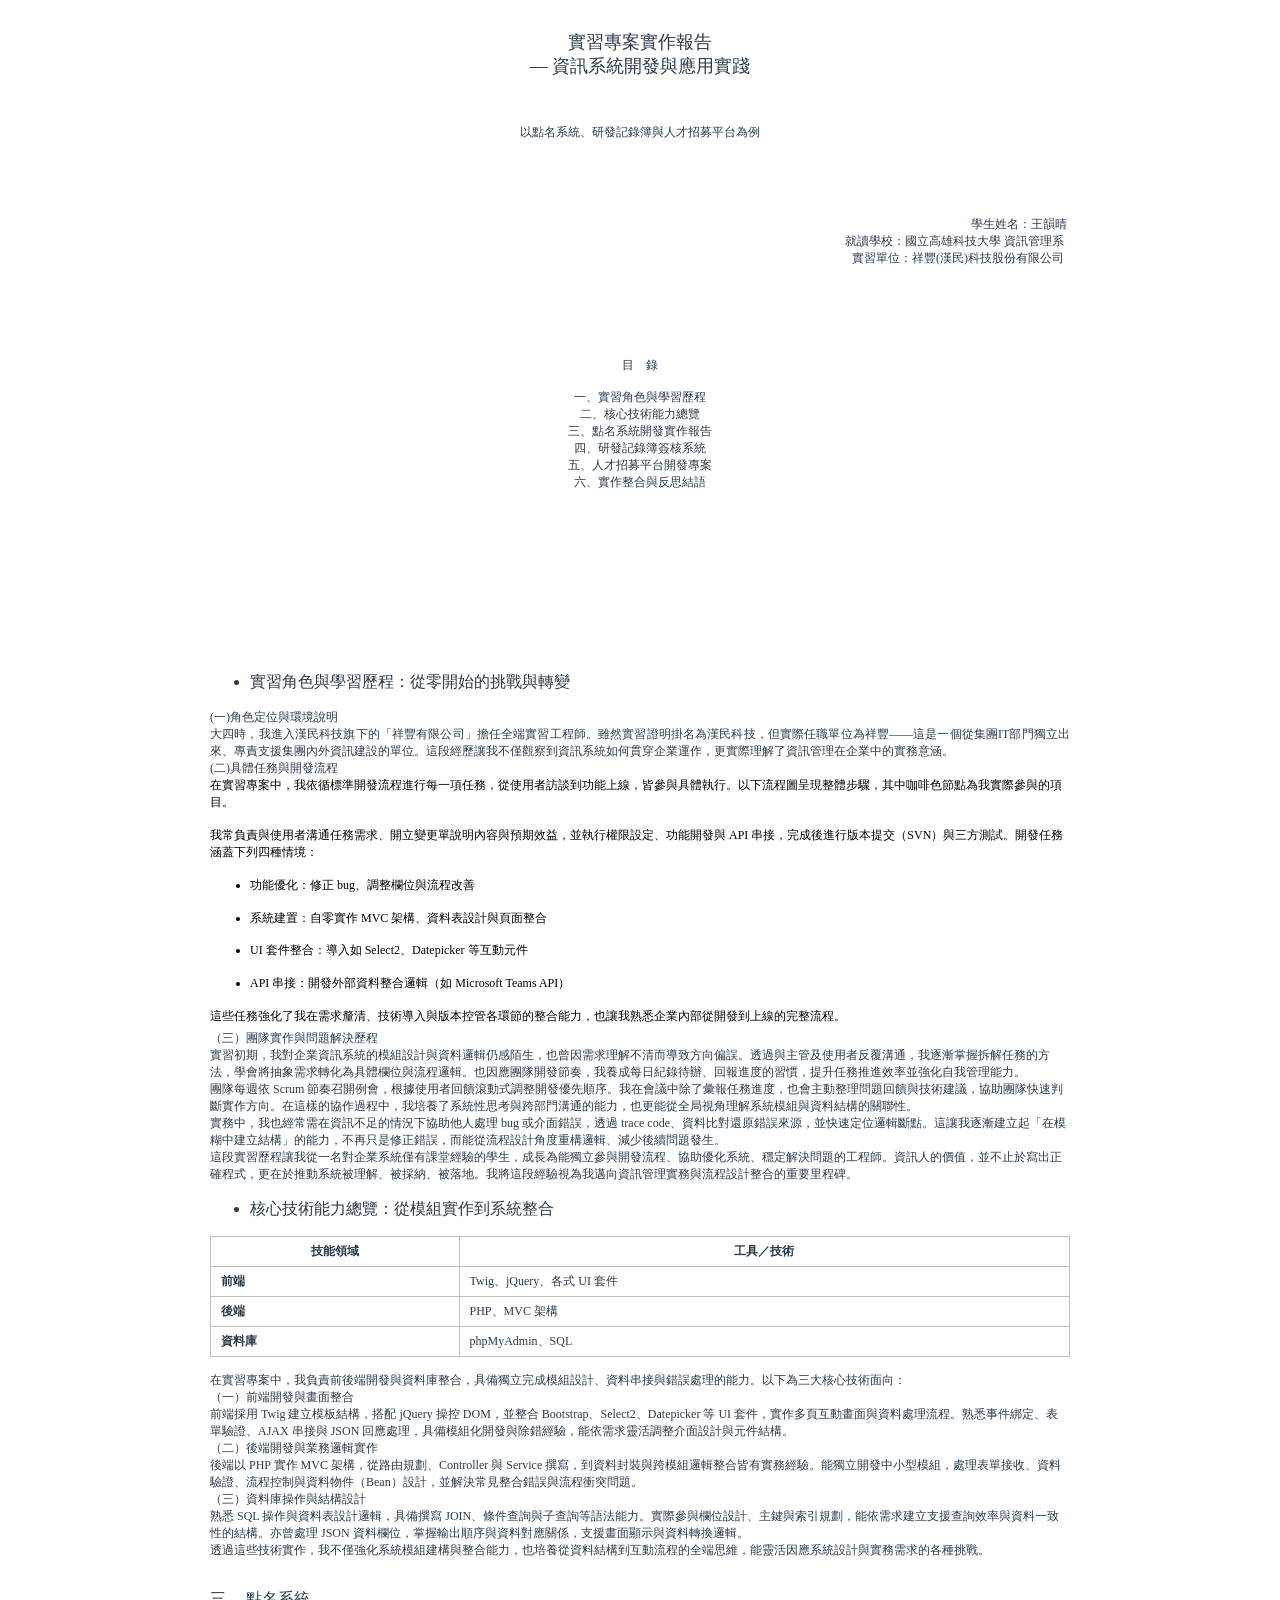
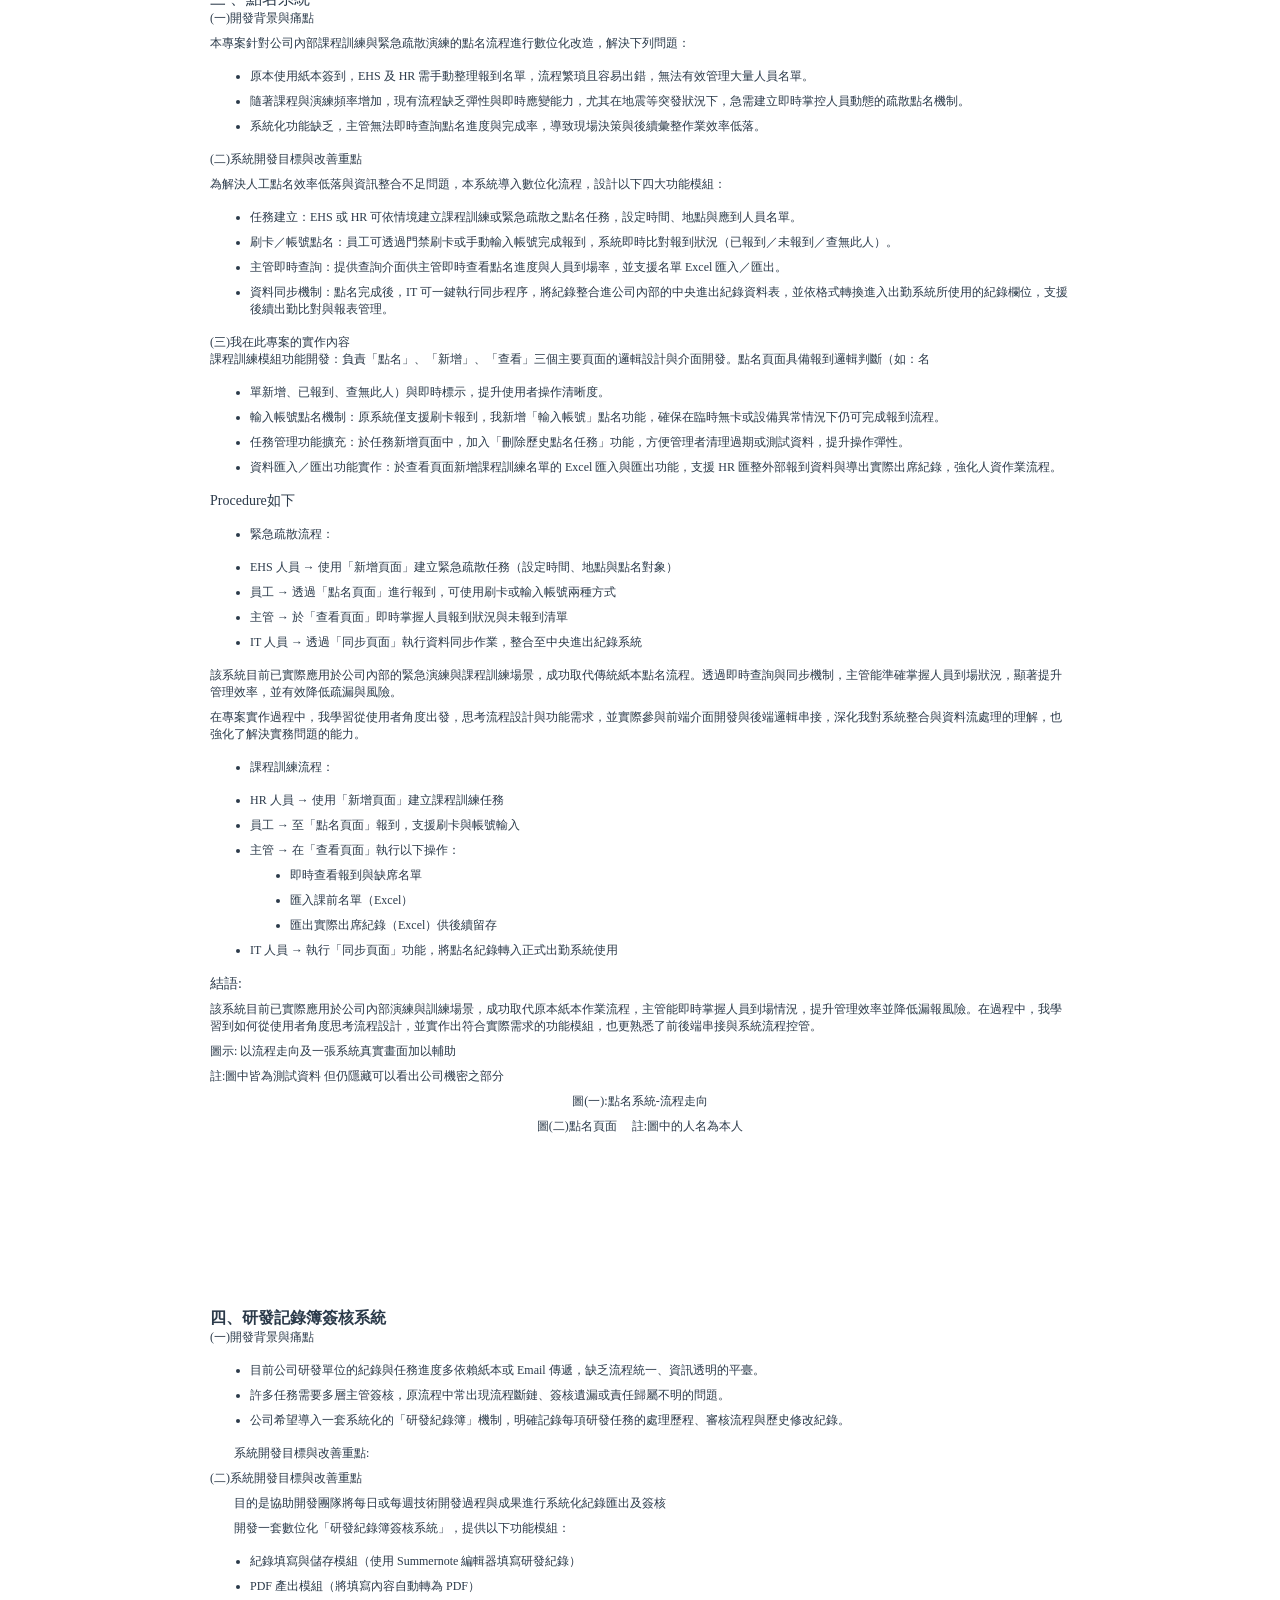
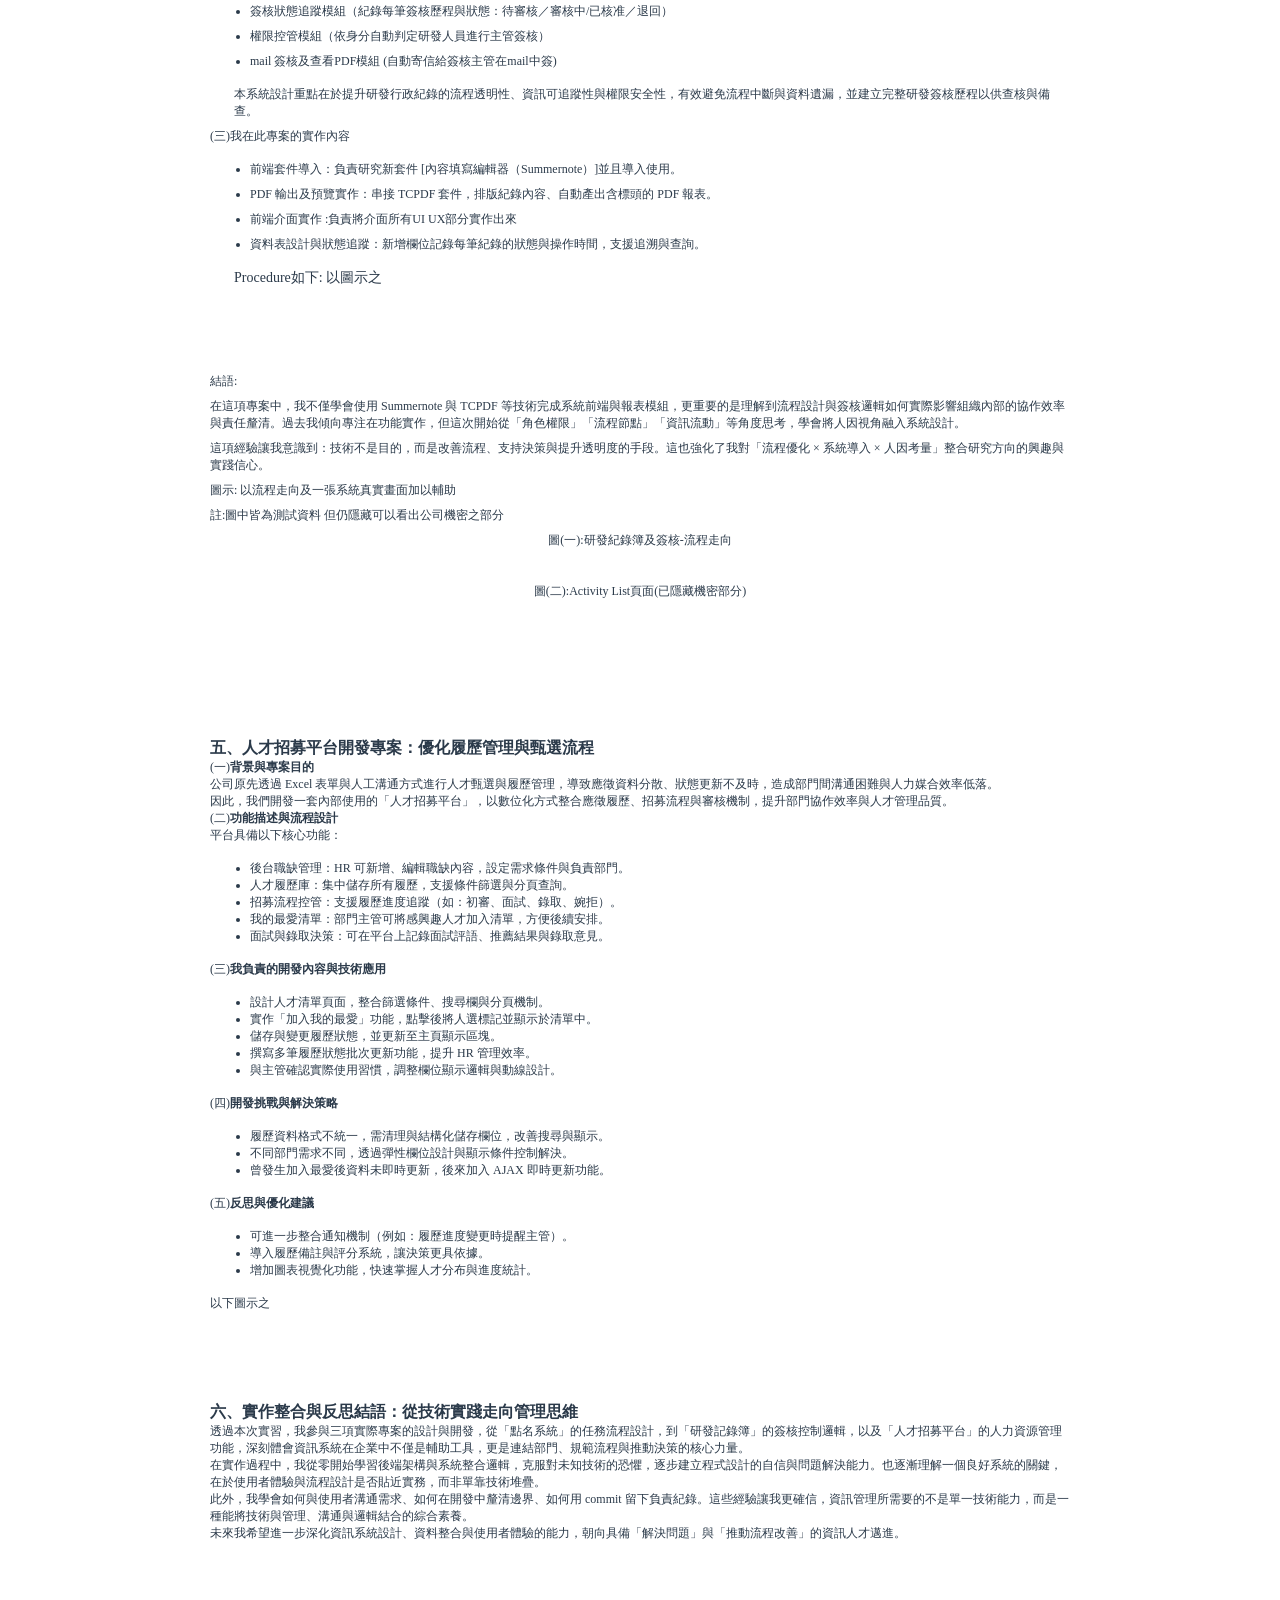
<file: Hermes_Internship_Report.html>
<!DOCTYPE html PUBLIC "-//W3C//DTD HTML 4.01//EN" "http://www.w3.org/TR/html4/strict.dtd">
<html>
<head>
  <meta http-equiv="Content-Type" content="text/html; charset=utf-8">
  <meta http-equiv="Content-Style-Type" content="text/css">
  <title></title>
  <meta name="Author" content="yun ching wang">
  <meta name="LastAuthor" content="yun ching wang">
  <meta name="CreationTime" content="2025-09-26T05:09:00Z">
  <meta name="ModificationTime" content="2025-09-26T05:09:00Z">
  <meta name="Generator" content="Cocoa HTML Writer">
  <meta name="CocoaVersion" content="2685.1">
  <style type="text/css">
    p.p1 {margin: 0.0px 0.0px 0.0px 0.0px; text-align: center; font: 18.0px Times}
    p.p2 {margin: 0.0px 0.0px 0.0px 0.0px; font: 18.0px Times; min-height: 23.0px}
    p.p3 {margin: 0.0px 0.0px 0.0px 0.0px; text-align: center; font: 12.0px Times}
    p.p4 {margin: 0.0px 0.0px 0.0px 0.0px; font: 12.0px Times; min-height: 14.0px}
    p.p5 {margin: 0.0px 0.0px 0.0px 0.0px; text-align: right; font: 12.0px Times}
    p.p6 {margin: 0.0px 0.0px 0.0px 0.0px; text-align: center; font: 12.0px Times; min-height: 14.0px}
    p.p7 {margin: 0.0px 0.0px 0.0px 0.0px; text-align: justify; font: 16.0px Times}
    p.p8 {margin: 0.0px 0.0px 0.0px 0.0px; font: 12.0px Times}
    p.p9 {margin: 0.0px 0.0px 0.0px 0.0px; text-align: justify; font: 12.0px Times}
    p.p10 {margin: 0.0px 0.0px 0.0px 0.0px; font: 12.0px Times; color: #000000}
    p.p11 {margin: 15.8px 0.0px 5.2px 0.0px; font: 12.0px Times; color: #000000}
    p.p13 {margin: 0.0px 0.0px 8.0px 0.0px; font: 12.0px Times}
    p.p14 {margin: 0.0px 0.0px 8.0px 0.0px; font: 14.0px Times}
    p.p15 {margin: 0.0px 0.0px 8.0px 0.0px; text-align: center; font: 12.0px Times}
    p.p16 {margin: 0.0px 0.0px 0.0px 0.0px; text-align: justify; font: 12.0px Times; min-height: 14.0px}
    p.p17 {margin: 0.0px 0.0px 0.0px 0.0px; font: 16.0px Times}
    p.p18 {margin: 0.0px 0.0px 8.0px 24.0px; font: 12.0px Times}
    p.p19 {margin: 0.0px 0.0px 8.0px 24.0px; font: 14.0px Times}
    p.p20 {margin: 0.0px 0.0px 8.0px 24.0px; font: 14.0px Times; min-height: 18.0px}
    p.p21 {margin: 0.0px 0.0px 8.0px 0.0px; font: 14.0px Times; min-height: 18.0px}
    p.p22 {margin: 0.0px 0.0px 8.0px 0.0px; text-align: center; font: 12.0px Times; min-height: 14.0px}
    p.p23 {margin: 0.0px 0.0px 0.0px 56.0px; text-align: justify; font: 12.0px Times; min-height: 14.0px}
    li.li7 {margin: 0.0px 0.0px 0.0px 0.0px; text-align: justify; font: 16.0px Times}
    li.li8 {margin: 0.0px 0.0px 0.0px 0.0px; font: 12.0px Times}
    li.li12 {margin: 15.8px 0.0px 5.2px 0.0px; text-align: justify; font: 12.0px Times; color: #000000}
    li.li13 {margin: 0.0px 0.0px 8.0px 0.0px; font: 12.0px Times}
    table.t1 {border-collapse: collapse; width: 100%; margin: 15px 0;}
    td.td1 {border-style: solid; border-width: 1.0px 1.0px 1.0px 1.0px; border-color: #bfbfbf; padding: 6px 10px;}
    ul.ul1 {list-style-type: disc}
    body {
      font-family: -apple-system, BlinkMacSystemFont, "Segoe UI", Roboto, "PingFang TC", "Microsoft JhengHei", sans-serif;
      max-width: 860px;
      margin: 0 auto;
      padding: 30px 24px;
      color: #2b3a4a;
      line-height: 1.7;
      background: #ffffff;
    }
    p { margin-bottom: 0.8em; }
    strong { color: #1a2530; }
  </style>
</head>
<body>
<p class="p1">實習專案實作報告</p>
<p class="p1">— 資訊系統開發與應用實踐</p>
<p class="p2"><br></p>
<p class="p2"><br></p>
<p class="p3">以點名系統、研發記錄簿與人才招募平台為例</p>
<p class="p4"><br></p>
<p class="p4"><br></p>
<p class="p4"><br></p>
<p class="p4"><br></p>
<p class="p4"><br></p>
<p class="p5">學生姓名：王韻晴<span class="Apple-converted-space"> </span></p>
<p class="p5">就讀學校：國立高雄科技大學 資訊管理系 <span class="Apple-converted-space"> </span></p>
<p class="p5">實習單位：祥豐(漢民)科技股份有限公司 <span class="Apple-converted-space"> </span></p>
<p class="p4"><br></p>
<p class="p4"><br></p>
<p class="p4"><br></p>
<p class="p4"><br></p>
<p class="p4"><br></p>
<p class="p4"><br></p>
<p class="p3">目　錄</p>
<p class="p6"><br></p>
<p class="p3">一、實習角色與學習歷程</p>
<p class="p3">二、核心技術能力總覽</p>
<p class="p3">三、點名系統開發實作報告</p>
<p class="p3">四、研發記錄簿簽核系統</p>
<p class="p3">五、人才招募平台開發專案</p>
<p class="p3">六、實作整合與反思結語</p>
<p class="p6"><br></p>
<p class="p6"><br></p>
<p class="p6"><br></p>
<p class="p6"><br></p>
<p class="p6"><br></p>
<p class="p6"><br></p>
<p class="p6"><br></p>
<p class="p6"><br></p>
<p class="p6"><br></p>
<p class="p6"><br></p>
<p class="p6"><br></p>
<ul class="ul1">
  <li class="li7">實習角色與學習歷程：從零開始的挑戰與轉變</li>
</ul>
<p class="p8">(一)角色定位與環境說明</p>
<p class="p9">大四時，我進入漢民科技旗下的「祥豐有限公司」擔任全端實習工程師。雖然實習證明掛名為漢民科技，但實際任職單位為祥豐——這是一個從集團IT部門獨立出來、專責支援集團內外資訊建設的單位。這段經歷讓我不僅觀察到資訊系統如何貫穿企業運作，更實際理解了資訊管理在企業中的實務意涵。</p>
<p class="p8">(二)具體任務與開發流程</p>
<p class="p10">在實習專案中，我依循標準開發流程進行每一項任務，從使用者訪談到功能上線，皆參與具體執行。以下流程圖呈現整體步驟，其中咖啡色節點為我實際參與的項目。</p>
<p class="p11">我常負責與使用者溝通任務需求、開立變更單說明內容與預期效益，並執行權限設定、功能開發與 API 串接，完成後進行版本提交（SVN）與三方測試。開發任務涵蓋下列四種情境：</p>
<ul class="ul1">
  <li class="li12">功能優化：修正 bug、調整欄位與流程改善 <span class="Apple-converted-space"> </span></li>
  <li class="li12">系統建置：自零實作 MVC 架構、資料表設計與頁面整合 <span class="Apple-converted-space"> </span></li>
  <li class="li12">UI 套件整合：導入如 Select2、Datepicker 等互動元件 <span class="Apple-converted-space"> </span></li>
  <li class="li12">API 串接：開發外部資料整合邏輯（如 Microsoft Teams API）</li>
</ul>
<p class="p11">這些任務強化了我在需求釐清、技術導入與版本控管各環節的整合能力，也讓我熟悉企業內部從開發到上線的完整流程。</p>
<p class="p8">（三）團隊實作與問題解決歷程</p>
<p class="p8">實習初期，我對企業資訊系統的模組設計與資料邏輯仍感陌生，也曾因需求理解不清而導致方向偏誤。透過與主管及使用者反覆溝通，我逐漸掌握拆解任務的方法，學會將抽象需求轉化為具體欄位與流程邏輯。也因應團隊開發節奏，我養成每日紀錄待辦、回報進度的習慣，提升任務推進效率並強化自我管理能力。</p>
<p class="p8">團隊每週依 Scrum 節奏召開例會，根據使用者回饋滾動式調整開發優先順序。我在會議中除了彙報任務進度，也會主動整理問題回饋與技術建議，協助團隊快速判斷實作方向。在這樣的協作過程中，我培養了系統性思考與跨部門溝通的能力，也更能從全局視角理解系統模組與資料結構的關聯性。</p>
<p class="p8">實務中，我也經常需在資訊不足的情況下協助他人處理 bug 或介面錯誤，透過 trace code、資料比對還原錯誤來源，並快速定位邏輯斷點。這讓我逐漸建立起「在模糊中建立結構」的能力，不再只是修正錯誤，而能從流程設計角度重構邏輯、減少後續問題發生。</p>
<p class="p8">這段實習歷程讓我從一名對企業系統僅有課堂經驗的學生，成長為能獨立參與開發流程、協助優化系統、穩定解決問題的工程師。資訊人的價值，並不止於寫出正確程式，更在於推動系統被理解、被採納、被落地。我將這段經驗視為我邁向資訊管理實務與流程設計整合的重要里程碑。</p>
<ul class="ul1">
  <li class="li7">核心技術能力總覽：從模組實作到系統整合</li>
</ul>
<table cellspacing="0" cellpadding="0" class="t1">
  <tbody>
    <tr>
      <td valign="middle" class="td1">
        <p class="p3"><b>技能領域</b></p>
      </td>
      <td valign="middle" class="td1">
        <p class="p3"><b>工具／技術</b></p>
      </td>
    </tr>
    <tr>
      <td valign="middle" class="td1">
        <p class="p8"><b>前端</b></p>
      </td>
      <td valign="middle" class="td1">
        <p class="p8">Twig、jQuery、各式 UI 套件</p>
      </td>
    </tr>
    <tr>
      <td valign="middle" class="td1">
        <p class="p8"><b>後端</b></p>
      </td>
      <td valign="middle" class="td1">
        <p class="p8">PHP、MVC 架構</p>
      </td>
    </tr>
    <tr>
      <td valign="middle" class="td1">
        <p class="p8"><b>資料庫</b></p>
      </td>
      <td valign="middle" class="td1">
        <p class="p8">phpMyAdmin、SQL</p>
      </td>
    </tr>
  </tbody>
</table>
<p class="p8">在實習專案中，我負責前後端開發與資料庫整合，具備獨立完成模組設計、資料串接與錯誤處理的能力。以下為三大核心技術面向：</p>
<p class="p8">（一）前端開發與畫面整合<br>
前端採用 Twig 建立模板結構，搭配 jQuery 操控 DOM，並整合 Bootstrap、Select2、Datepicker 等 UI 套件，實作多頁互動畫面與資料處理流程。熟悉事件綁定、表單驗證、AJAX 串接與 JSON 回應處理，具備模組化開發與除錯經驗，能依需求靈活調整介面設計與元件結構。</p>
<p class="p8">（二）後端開發與業務邏輯實作<br>
後端以 PHP 實作 MVC 架構，從路由規劃、Controller 與 Service 撰寫，到資料封裝與跨模組邏輯整合皆有實務經驗。能獨立開發中小型模組，處理表單接收、資料驗證、流程控制與資料物件（Bean）設計，並解決常見整合錯誤與流程衝突問題。</p>
<p class="p8">（三）資料庫操作與結構設計<br>
熟悉 SQL 操作與資料表設計邏輯，具備撰寫 JOIN、條件查詢與子查詢等語法能力。實際參與欄位設計、主鍵與索引規劃，能依需求建立支援查詢效率與資料一致性的結構。亦曾處理 JSON 資料欄位，掌握輸出順序與資料對應關係，支援畫面顯示與資料轉換邏輯。</p>
<p class="p8">透過這些技術實作，我不僅強化系統模組建構與整合能力，也培養從資料結構到互動流程的全端思維，能靈活因應系統設計與實務需求的各種挑戰。</p>
<p class="p4"><br></p>
<p class="p4"><br></p>
<p class="p7">三 、點名系統</p>
<p class="p13">(一)開發背景與痛點</p>
<p class="p13">本專案針對公司內部課程訓練與緊急疏散演練的點名流程進行數位化改造，解決下列問題：</p>
<ul class="ul1">
  <li class="li13">原本使用紙本簽到，EHS 及 HR 需手動整理報到名單，流程繁瑣且容易出錯，無法有效管理大量人員名單。</li>
  <li class="li13">隨著課程與演練頻率增加，現有流程缺乏彈性與即時應變能力，尤其在地震等突發狀況下，急需建立即時掌控人員動態的疏散點名機制。</li>
  <li class="li13">系統化功能缺乏，主管無法即時查詢點名進度與完成率，導致現場決策與後續彙整作業效率低落。</li>
</ul>
<p class="p13">(二)系統開發目標與改善重點</p>
<p class="p13">為解決人工點名效率低落與資訊整合不足問題，本系統導入數位化流程，設計以下四大功能模組：</p>
<ul class="ul1">
  <li class="li13">任務建立：EHS 或 HR 可依情境建立課程訓練或緊急疏散之點名任務，設定時間、地點與應到人員名單。</li>
  <li class="li13">刷卡／帳號點名：員工可透過門禁刷卡或手動輸入帳號完成報到，系統即時比對報到狀況（已報到／未報到／查無此人）。</li>
  <li class="li13">主管即時查詢：提供查詢介面供主管即時查看點名進度與人員到場率，並支援名單 Excel 匯入／匯出。</li>
  <li class="li13">資料同步機制：點名完成後，IT 可一鍵執行同步程序，將紀錄整合進公司內部的中央進出紀錄資料表，並依格式轉換進入出勤系統所使用的紀錄欄位，支援後續出勤比對與報表管理。</li>
</ul>
<p class="p8">(三)我在此專案的實作內容</p>
<p class="p8">課程訓練模組功能開發：負責「點名」、「新增」、「查看」三個主要頁面的邏輯設計與介面開發。點名頁面具備報到邏輯判斷（如：名</p>
<ul class="ul1">
  <li class="li13">單新增、已報到、查無此人）與即時標示，提升使用者操作清晰度。</li>
  <li class="li13">輸入帳號點名機制：原系統僅支援刷卡報到，我新增「輸入帳號」點名功能，確保在臨時無卡或設備異常情況下仍可完成報到流程。</li>
  <li class="li13">任務管理功能擴充：於任務新增頁面中，加入「刪除歷史點名任務」功能，方便管理者清理過期或測試資料，提升操作彈性。</li>
  <li class="li13">資料匯入／匯出功能實作：於查看頁面新增課程訓練名單的 Excel 匯入與匯出功能，支援 HR 匯整外部報到資料與導出實際出席紀錄，強化人資作業流程。</li>
</ul>
<p class="p14">Procedure如下</p>
<ul class="ul1">
  <li class="li13">緊急疏散流程：</li>
</ul>
<ul class="ul1">
  <li class="li13">EHS 人員 → 使用「新增頁面」建立緊急疏散任務（設定時間、地點與點名對象）</li>
  <li class="li13">員工 → 透過「點名頁面」進行報到，可使用刷卡或輸入帳號兩種方式</li>
  <li class="li13">主管 → 於「查看頁面」即時掌握人員報到狀況與未報到清單</li>
  <li class="li13">IT 人員 → 透過「同步頁面」執行資料同步作業，整合至中央進出紀錄系統</li>
</ul>
<p class="p13">該系統目前已實際應用於公司內部的緊急演練與課程訓練場景，成功取代傳統紙本點名流程。透過即時查詢與同步機制，主管能準確掌握人員到場狀況，顯著提升管理效率，並有效降低疏漏與風險。</p>
<p class="p13">在專案實作過程中，我學習從使用者角度出發，思考流程設計與功能需求，並實際參與前端介面開發與後端邏輯串接，深化我對系統整合與資料流處理的理解，也強化了解決實務問題的能力。</p>
<ul class="ul1">
  <li class="li13">課程訓練流程：</li>
</ul>
<ul class="ul1">
  <li class="li13">HR 人員 → 使用「新增頁面」建立課程訓練任務</li>
  <li class="li13">員工 → 至「點名頁面」報到，支援刷卡與帳號輸入</li>
  <li class="li13">主管 → 在「查看頁面」執行以下操作：</li>
  <ul class="ul1">
    <li class="li13">即時查看報到與缺席名單</li>
    <li class="li13">匯入課前名單（Excel）</li>
    <li class="li13">匯出實際出席紀錄（Excel）供後續留存</li>
  </ul>
  <li class="li13">IT 人員 → 執行「同步頁面」功能，將點名紀錄轉入正式出勤系統使用</li>
</ul>
<p class="p14">結語:</p>
<p class="p13">該系統目前已實際應用於公司內部演練與訓練場景，成功取代原本紙本作業流程，主管能即時掌握人員到場情況，提升管理效率並降低漏報風險。在過程中，我學習到如何從使用者角度思考流程設計，並實作出符合實際需求的功能模組，也更熟悉了前後端串接與系統流程控管。</p>
<p class="p13">圖示: 以流程走向及一張系統真實畫面加以輔助</p>
<p class="p13">註:圖中皆為測試資料 但仍隱藏可以看出公司機密之部分</p>
<p class="p15">圖(一):點名系統-流程走向</p>
<p class="p15">圖(二)點名頁面 <span class="Apple-converted-space">    </span>註:圖中的人名為本人</p>
<p class="p16"><br></p>
<p class="p16"><br></p>
<p class="p16"><br></p>
<p class="p16"><br></p>
<p class="p16"><br></p>
<p class="p16"><br></p>
<p class="p16"><br></p>
<p class="p16"><br></p>
<p class="p16"><br></p>
<p class="p16"><br></p>
<p class="p16"><br></p>
<p class="p17"><b>四、研發記錄簿簽核系統</b></p>
<p class="p13">(一)開發背景與痛點</p>
<ul class="ul1">
  <li class="li13">目前公司研發單位的紀錄與任務進度多依賴紙本或 Email 傳遞，缺乏流程統一、資訊透明的平臺。</li>
  <li class="li13">許多任務需要多層主管簽核，原流程中常出現流程斷鏈、簽核遺漏或責任歸屬不明的問題。</li>
  <li class="li13">公司希望導入一套系統化的「研發紀錄簿」機制，明確記錄每項研發任務的處理歷程、審核流程與歷史修改紀錄。</li>
</ul>
<p class="p18">系統開發目標與改善重點:</p>
<p class="p13">(二)系統開發目標與改善重點</p>
<p class="p18">目的是協助開發團隊將每日或每週技術開發過程與成果進行系統化紀錄匯出及簽核</p>
<p class="p18">開發一套數位化「研發紀錄簿簽核系統」，提供以下功能模組：</p>
<ul class="ul1">
  <li class="li13">紀錄填寫與儲存模組（使用 Summernote 編輯器填寫研發紀錄）</li>
  <li class="li13">PDF 產出模組（將填寫內容自動轉為 PDF）</li>
  <li class="li13">簽核狀態追蹤模組（紀錄每筆簽核歷程與狀態：待審核／審核中/已核准／退回）</li>
  <li class="li13">權限控管模組（依身分自動判定研發人員進行主管簽核）</li>
  <li class="li13">mail 簽核及查看PDF模組 (自動寄信給簽核主管在mail中簽)</li>
</ul>
<p class="p18">本系統設計重點在於提升研發行政紀錄的流程透明性、資訊可追蹤性與權限安全性，有效避免流程中斷與資料遺漏，並建立完整研發簽核歷程以供查核與備查。</p>
<p class="p8">(三)我在此專案的實作內容</p>
<ul class="ul1">
  <li class="li13">前端套件導入：負責研究新套件 [內容填寫編輯器（Summernote）]並且導入使用。</li>
  <li class="li13">PDF 輸出及預覽實作：串接 TCPDF 套件，排版紀錄內容、自動產出含標頭的 PDF 報表。</li>
  <li class="li13">前端介面實作 :負責將介面所有UI UX部分實作出來</li>
  <li class="li13">資料表設計與狀態追蹤：新增欄位記錄每筆紀錄的狀態與操作時間，支援追溯與查詢。</li>
</ul>
<p class="p19">Procedure如下: 以圖示之</p>
<p class="p20"><br></p>
<p class="p20"><br></p>
<p class="p20"><br></p>
<p class="p13">結語:</p>
<p class="p13">在這項專案中，我不僅學會使用 Summernote 與 TCPDF 等技術完成系統前端與報表模組，更重要的是理解到流程設計與簽核邏輯如何實際影響組織內部的協作效率與責任釐清。過去我傾向專注在功能實作，但這次開始從「角色權限」「流程節點」「資訊流動」等角度思考，學會將人因視角融入系統設計。</p>
<p class="p13">這項經驗讓我意識到：技術不是目的，而是改善流程、支持決策與提升透明度的手段。這也強化了我對「流程優化 × 系統導入 × 人因考量」整合研究方向的興趣與實踐信心。</p>
<p class="p13">圖示: 以流程走向及一張系統真實畫面加以輔助</p>
<p class="p13">註:圖中皆為測試資料 但仍隱藏可以看出公司機密之部分</p>
<p class="p15">圖(一):研發紀錄簿及簽核-流程走向</p>
<p class="p21"><br></p>
<p class="p15">圖(二):Activity List頁面(已隱藏機密部分)</p>
<p class="p22"><br></p>
<p class="p22"><br></p>
<p class="p22"><br></p>
<p class="p22"><br></p>
<p class="p22"><br></p>
<p class="p16"><br></p>
<p class="p17"><b>五、人才招募平台開發專案：優化履歷管理與甄選流程</b></p>
<p class="p8">(一)<b>背景與專案目的</b></p>
<p class="p8">公司原先透過 Excel 表單與人工溝通方式進行人才甄選與履歷管理，導致應徵資料分散、狀態更新不及時，造成部門間溝通困難與人力媒合效率低落。</p>
<p class="p8">因此，我們開發一套內部使用的「人才招募平台」，以數位化方式整合應徵履歷、招募流程與審核機制，提升部門協作效率與人才管理品質。</p>
<p class="p8">(二)<b>功能描述與流程設計</b></p>
<p class="p8">平台具備以下核心功能：</p>
<ul class="ul1">
  <li class="li8">後台職缺管理：HR 可新增、編輯職缺內容，設定需求條件與負責部門。</li>
  <li class="li8">人才履歷庫：集中儲存所有履歷，支援條件篩選與分頁查詢。</li>
  <li class="li8">招募流程控管：支援履歷進度追蹤（如：初審、面試、錄取、婉拒）。</li>
  <li class="li8">我的最愛清單：部門主管可將感興趣人才加入清單，方便後續安排。</li>
  <li class="li8">面試與錄取決策：可在平台上記錄面試評語、推薦結果與錄取意見。</li>
</ul>
<p class="p8">(三)<b>我負責的開發內容與技術應用</b></p>
<ul class="ul1">
  <li class="li8">設計人才清單頁面，整合篩選條件、搜尋欄與分頁機制。</li>
  <li class="li8">實作「加入我的最愛」功能，點擊後將人選標記並顯示於清單中。</li>
  <li class="li8">儲存與變更履歷狀態，並更新至主頁顯示區塊。</li>
  <li class="li8">撰寫多筆履歷狀態批次更新功能，提升 HR 管理效率。</li>
  <li class="li8">與主管確認實際使用習慣，調整欄位顯示邏輯與動線設計。</li>
</ul>
<p class="p8">(四)<b>開發挑戰與解決策略</b></p>
<ul class="ul1">
  <li class="li8">履歷資料格式不統一，需清理與結構化儲存欄位，改善搜尋與顯示。</li>
  <li class="li8">不同部門需求不同，透過彈性欄位設計與顯示條件控制解決。</li>
  <li class="li8">曾發生加入最愛後資料未即時更新，後來加入 AJAX 即時更新功能。</li>
</ul>
<p class="p8">(五)<b>反思與優化建議</b></p>
<ul class="ul1">
  <li class="li8">可進一步整合通知機制（例如：履歷進度變更時提醒主管）。</li>
  <li class="li8">導入履歷備註與評分系統，讓決策更具依據。</li>
  <li class="li8">增加圖表視覺化功能，快速掌握人才分布與進度統計。</li>
</ul>
<p class="p9">以下圖示之</p>
<p class="p23"><br></p>
<p class="p23"><br></p>
<p class="p23"><br></p>
<p class="p23"><br></p>
<p class="p23"><br></p>
<p class="p16"><br></p>
<p class="p17"><b>六、實作整合與反思結語：從技術實踐走向管理思維</b></p>
<p class="p8">透過本次實習，我參與三項實際專案的設計與開發，從「點名系統」的任務流程設計，到「研發記錄簿」的簽核控制邏輯，以及「人才招募平台」的人力資源管理功能，深刻體會資訊系統在企業中不僅是輔助工具，更是連結部門、規範流程與推動決策的核心力量。</p>
<p class="p8">在實作過程中，我從零開始學習後端架構與系統整合邏輯，克服對未知技術的恐懼，逐步建立程式設計的自信與問題解決能力。也逐漸理解一個良好系統的關鍵，在於使用者體驗與流程設計是否貼近實務，而非單靠技術堆疊。</p>
<p class="p8">此外，我學會如何與使用者溝通需求、如何在開發中釐清邊界、如何用 commit 留下負責紀錄。這些經驗讓我更確信，資訊管理所需要的不是單一技術能力，而是一種能將技術與管理、溝通與邏輯結合的綜合素養。</p>
<p class="p8">未來我希望進一步深化資訊系統設計、資料整合與使用者體驗的能力，朝向具備「解決問題」與「推動流程改善」的資訊人才邁進。</p>
<p class="p23"><br></p>
<p class="p23"><br></p>
</body>
</html>
</file>
<file: style.css>
/* ==========================================================================
   WIX 1887 (Actor & Model Resume) 風格改版樣式表
   主題：莫蘭迪灰藍色系 (Morandi Gray-Blue / Slate & Mist Palette)
   特色：低飽和溫潤質感、留白充裕、全幅大尺寸英雄視覺、寬字距大寫排版 (Wide Tracking)
   標誌性元素：沉穩石板墨灰、柔和霧灰白、與高級雅緻「莫蘭迪灰藍 (Morandi Slate Blue)」圓點點綴
   ========================================================================== */

:root {
  /* 莫蘭迪灰藍調色盤 (Morandi Gray-Blue Palette) */
  --bg-page: #F8FAFC;              /* 溫潤莫蘭迪柔白灰底色，低刺眼、沉靜耐看 */
  --bg-surface: #FFFFFF;           /* 純淨卡片表面 */
  --bg-alt: #EFF3F7;               /* 莫蘭迪次級冷灰襯底 */
  --bg-subtle: #E4ECF2;            /* 柔和霧灰襯底 */
  --bg-subtle-hover: #D8E2EA;

  /* 標誌性點綴色：莫蘭迪霧霾灰藍 (Morandi Slate Blue) */
  --accent-teal: #4F6D85;          /* 沉靜雅緻的莫蘭迪灰藍色 (替代過度明亮的青綠) */
  --accent-teal-hover: #3C5468;    /* 深階莫蘭迪石板藍 */
  --accent-teal-light: #EBF1F6;    /* 極淡霧灰藍底色 (徽章與標籤襯底) */
  --accent-teal-glow: rgba(79, 109, 133, 0.22);
  --accent-blue-soft: #6E889D;    /* 溫柔次級霧霾藍 */

  /* 主題深色與文字：莫蘭迪深墨灰藍 (告別純黑生硬感，呈現高級霧面冷調) */
  --text-main: #22303E;            /* 主要字色 (沉穩深墨灰藍) */
  --text-secondary: #536474;       /* 次要描述 (中階石板霧灰) */
  --text-muted: #8292A2;           /* 弱化註釋與大寫副標 (淡霧藍灰) */

  /* 邊框線條 (低飽和冷灰藍細線) */
  --border-color: #DCE4EC;
  --border-light: #EBF0F5;
  --border-dark: #C2D0DD;

  /* 陰影 (柔和石板色陰影) */
  --shadow-subtle: 0 1px 3px rgba(34, 48, 62, 0.04);
  --shadow-card: 0 4px 20px -2px rgba(34, 48, 62, 0.06);
  --shadow-hover: 0 12px 30px -4px rgba(34, 48, 62, 0.1);

  /* 圓角 (維持 1887 簡約俐落，小圓角與大膠囊按鈕結合) */
  --radius-sm: 4px;
  --radius-md: 8px;
  --radius-lg: 16px;
  --radius-full: 9999px;

  /* 字體系統 */
  --font-family: 'Plus Jakarta Sans', -apple-system, BlinkMacSystemFont, "PingFang TC", "Noto Sans TC", "Segoe UI", Roboto, "Microsoft JhengHei", sans-serif;
  --transition-smooth: all 0.28s cubic-bezier(0.2, 0, 0.1, 1);
}

/* 基礎重置 */
*, *::before, *::after {
  box-sizing: border-box;
  margin: 0;
  padding: 0;
}

html {
  scroll-behavior: smooth;
  font-size: 16px;
}

body {
  font-family: var(--font-family);
  font-weight: 400;
  background-color: var(--bg-page);
  color: var(--text-main);
  line-height: 1.7;
  letter-spacing: 0.015em;
  -webkit-font-smoothing: antialiased;
  -moz-osx-font-smoothing: grayscale;
}

/* 容器與版面佈局 */
.container {
  width: 100%;
  max-width: 1160px;
  margin-left: auto;
  margin-right: auto;
  padding-left: 2rem;
  padding-right: 2rem;
}

.section {
  padding: 6.5rem 0;
}

.section-alt {
  background-color: var(--bg-alt);
  border-top: 1px solid var(--border-light);
  border-bottom: 1px solid var(--border-light);
}

/* WIX 1887 特色標題排版 (大字距、大寫、精緻青綠圓點) */
.section-header {
  text-align: center;
  max-width: 760px;
  margin: 0 auto 4rem auto;
}

.section-eyebrow {
  display: inline-block;
  font-size: 0.8rem;
  font-weight: 600;
  text-transform: uppercase;
  letter-spacing: 0.25em; /* 寬字距 */
  color: var(--accent-teal);
  margin-bottom: 0.75rem;
}

.section-title {
  font-size: 2.2rem;
  font-weight: 600;
  letter-spacing: 0.08em;
  text-transform: uppercase;
  color: var(--text-main);
  margin-bottom: 0.85rem;
  position: relative;
}

.section-title .teal-dot {
  color: var(--accent-teal);
  font-weight: 700;
}

.section-desc {
  font-size: 1.02rem;
  color: var(--text-secondary);
  line-height: 1.8;
  font-weight: 400;
}

/* 按鈕樣式 (WIX 1887 風格膠囊按鈕) */
.btn {
  display: inline-flex;
  align-items: center;
  justify-content: center;
  gap: 0.5rem;
  padding: 0.75rem 1.8rem;
  font-size: 0.88rem;
  font-weight: 500;
  text-transform: uppercase;
  letter-spacing: 0.1em;
  border-radius: var(--radius-full);
  text-decoration: none;
  border: 1px solid transparent;
  cursor: pointer;
  transition: var(--transition-smooth);
  white-space: nowrap;
}

.btn-sm {
  padding: 0.45rem 1.15rem;
  font-size: 0.78rem;
  letter-spacing: 0.08em;
}

.btn-lg {
  padding: 0.95rem 2.4rem;
  font-size: 0.95rem;
  letter-spacing: 0.12em;
}

.btn-teal {
  background: var(--accent-teal);
  color: #FFFFFF;
  border-color: var(--accent-teal);
}

.btn-teal:hover {
  background: var(--accent-teal-hover);
  border-color: var(--accent-teal-hover);
  box-shadow: 0 4px 16px var(--accent-teal-glow);
  transform: translateY(-1px);
}

.btn-outline-white {
  background: rgba(255, 255, 255, 0.12);
  color: #FFFFFF;
  border: 1px solid rgba(255, 255, 255, 0.6);
  backdrop-filter: blur(8px);
}

.btn-outline-white:hover {
  background: #FFFFFF;
  color: var(--text-main);
  border-color: #FFFFFF;
}

.btn-outline-dark {
  background: transparent;
  color: var(--text-main);
  border-color: var(--border-color);
}

.btn-outline-dark:hover {
  background: var(--bg-alt);
  border-color: var(--text-main);
}

/* ========================================================
   1. 頂部導覽列 (WIX 1887 頂部橫列：左側社群, 中右側導覽)
   ======================================================== */
.wix-header {
  position: sticky;
  top: 0;
  z-index: 1000;
  background: rgba(255, 255, 255, 0.95);
  backdrop-filter: blur(14px);
  -webkit-backdrop-filter: blur(14px);
  border-bottom: 1px solid var(--border-light);
  transition: var(--transition-smooth);
}

.header-container {
  max-width: 1160px;
  margin: 0 auto;
  padding: 1.1rem 2rem;
  display: flex;
  align-items: center;
  justify-content: space-between;
}

/* 左側社群與聯絡快選 */
.header-social {
  display: flex;
  align-items: center;
  gap: 1.1rem;
}

.social-icon-link {
  color: var(--text-main);
  display: flex;
  align-items: center;
  justify-content: center;
  transition: var(--transition-smooth);
  opacity: 0.85;
}

.social-icon-link:hover {
  color: var(--accent-teal);
  opacity: 1;
  transform: translateY(-1px);
}

.social-icon-link svg {
  width: 17px;
  height: 17px;
}

/* 中右側主選單 */
.header-nav {
  display: flex;
  align-items: center;
  gap: 2.2rem;
}

.nav-menu {
  display: flex;
  align-items: center;
  gap: 2rem;
  list-style: none;
}

.nav-item-link {
  text-decoration: none;
  font-size: 0.85rem;
  font-weight: 500;
  letter-spacing: 0.12em;
  text-transform: uppercase;
  color: var(--text-secondary);
  transition: var(--transition-smooth);
  position: relative;
  padding: 0.4rem 0;
}

.nav-item-link:hover,
.nav-item-link.active {
  color: var(--accent-teal);
}

.nav-item-link.active::after {
  content: '';
  position: absolute;
  bottom: 0;
  left: 0;
  right: 0;
  height: 2px;
  background-color: var(--accent-teal);
}

/* 漢堡選單按鈕 (手機版) */
.mobile-toggle {
  display: none;
  flex-direction: column;
  gap: 5px;
  background: none;
  border: none;
  cursor: pointer;
  padding: 6px;
}

.mobile-toggle span {
  display: block;
  width: 22px;
  height: 2px;
  background: var(--text-main);
  transition: var(--transition-smooth);
}

/* ========================================================
   2. 主視覺區 Hero Section (WIX 1887 標誌性大片背景與大字排版)
   ======================================================== */
.wix-hero {
  position: relative;
  min-height: 82vh;
  display: flex;
  align-items: center;
  justify-content: center;
  text-align: center;
  color: #FFFFFF;
  background-color: #1E2B37;
  overflow: hidden;
}

/* 背景大圖遮罩 (莫蘭迪冷灰藍深調氛圍) */
.hero-bg-layer {
  position: absolute;
  inset: 0;
  background-image: url('https://images.unsplash.com/photo-1498050108023-c5249f4df085?q=80&w=1920&auto=format&fit=crop');
  background-size: cover;
  background-position: center center;
  transform: scale(1.02);
  filter: brightness(0.32) contrast(1.05) saturate(0.85);
}

/* 漸層漸變層 (莫蘭迪深石板藍夜霧漸層) */
.hero-gradient-overlay {
  position: absolute;
  inset: 0;
  background: radial-gradient(circle at center, rgba(38, 54, 70, 0.5) 0%, rgba(24, 35, 47, 0.92) 100%);
}

.hero-inner {
  position: relative;
  z-index: 2;
  max-width: 900px;
  padding: 4rem 1.5rem;
}

/* 經典 WIX 1887 大字距英文名 + 標誌青綠圓點 */
.hero-main-name {
  font-size: 3.5rem;
  font-weight: 700;
  letter-spacing: 0.35em; /* 寬字距核心特徵 */
  text-transform: uppercase;
  margin-bottom: 0.6rem;
  line-height: 1.2;
}

.hero-main-name .teal-dot {
  color: var(--accent-teal);
  display: inline-block;
  margin-left: -0.15em;
  margin-right: 0.15em;
}

.hero-cn-title {
  font-size: 1.35rem;
  font-weight: 450;
  letter-spacing: 0.25em;
  color: rgba(255, 255, 255, 0.9);
  margin-bottom: 1.8rem;
}

.hero-cn-title span {
  font-size: 0.95rem;
  letter-spacing: 0.18em;
  color: var(--accent-teal);
  font-weight: 450;
}

/* 副標職稱 */
.hero-tagline {
  font-size: 1.05rem;
  letter-spacing: 0.12em;
  color: rgba(255, 255, 255, 0.85);
  font-weight: 450;
  margin-bottom: 2.2rem;
  display: flex;
  align-items: center;
  justify-content: center;
  gap: 0.8rem;
  flex-wrap: wrap;
}

.hero-tagline span {
  color: var(--accent-teal);
}

.hero-pills {
  display: flex;
  justify-content: center;
  flex-wrap: wrap;
  gap: 0.65rem;
  margin-bottom: 2.5rem;
}

.hero-pill-item {
  font-size: 0.82rem;
  font-weight: 400;
  letter-spacing: 0.05em;
  padding: 0.38rem 1rem;
  border-radius: var(--radius-full);
  background: rgba(255, 255, 255, 0.12);
  border: 1px solid rgba(255, 255, 255, 0.25);
  backdrop-filter: blur(6px);
}

.hero-actions {
  display: flex;
  justify-content: center;
  gap: 1.1rem;
  flex-wrap: wrap;
}

/* ========================================================
   3. 關於我 About Section (雜誌社論對比佈局)
   ======================================================== */
.about-intro-grid {
  display: grid;
  grid-template-columns: 1fr 285px;
  gap: 3.5rem;
  align-items: center;
  margin-bottom: 2.75rem;
}

.about-lead-col {
  display: flex;
  flex-direction: column;
}

.about-lead-block {
  display: flex;
  flex-direction: column;
  gap: 1.15rem;
}

.about-headline {
  font-size: 1.3rem;
  font-weight: 600;
  color: var(--text-main);
  letter-spacing: -0.01em;
  margin: 0;
  line-height: 1.45;
}

.about-headline .teal-dot {
  color: var(--accent-teal);
}

.about-lead-p {
  font-size: 1.05rem;
  color: var(--text-secondary);
  line-height: 1.8;
  font-weight: 400;
  margin: 0;
}

.about-lead-p strong {
  color: var(--text-main);
  font-weight: 600;
}

.about-photo-col {
  display: flex;
  flex-direction: column;
  align-items: center;
  gap: 0.85rem;
}

.about-photo-card {
  position: relative;
  width: 100%;
  max-width: 300px;
  background: var(--bg-surface);
  border: 1px solid var(--border-color);
  border-radius: var(--radius-lg);
  padding: 0.85rem;
  box-shadow: var(--shadow-card);
}

.about-photo-frame {
  position: relative;
  aspect-ratio: 3 / 4;
  border-radius: var(--radius-md);
  overflow: hidden;
  background-color: var(--bg-subtle);
}

.about-photo-frame img {
  width: 100%;
  height: 100%;
  object-fit: cover;
  object-position: center top;
  transition: transform 0.4s ease;
}

.about-photo-card:hover .about-photo-frame img {
  transform: scale(1.03);
}

.about-photo-badge {
  position: absolute;
  bottom: 1.25rem;
  left: 1.25rem;
  right: 1.25rem;
  background: rgba(34, 48, 62, 0.92);
  backdrop-filter: blur(8px);
  -webkit-backdrop-filter: blur(8px);
  color: #FFFFFF;
  padding: 0.45rem 0.85rem;
  border-radius: var(--radius-full);
  text-align: center;
  font-size: 0.78rem;
  font-weight: 500;
  letter-spacing: 0.08em;
}

.about-photo-badge span {
  color: var(--accent-teal);
}

/* 位於大頭照下方的個人聯絡卡片 (支援完整全寬 Email 顯示) */
.profile-contact-card {
  width: 100%;
  max-width: 300px;
  background: var(--bg-surface);
  border: 1px solid var(--border-color);
  border-radius: var(--radius-md);
  padding: 0.9rem 1.1rem;
  box-shadow: var(--shadow-sm);
  display: flex;
  flex-direction: column;
  gap: 0.75rem;
}

.profile-contact-item {
  display: flex;
  align-items: flex-start;
  gap: 0.75rem;
}

.profile-contact-icon {
  font-size: 1.1rem;
  line-height: 1.2;
  margin-top: 0.15rem;
}

.profile-contact-meta {
  flex: 1;
  display: flex;
  flex-direction: column;
  min-width: 0;
}

.contact-label-bar {
  display: flex;
  justify-content: space-between;
  align-items: center;
  margin-bottom: 0.2rem;
}

.profile-contact-label {
  font-size: 0.68rem;
  font-weight: 700;
  letter-spacing: 0.12em;
  color: var(--accent-teal);
  line-height: 1;
  text-transform: uppercase;
}

.profile-contact-link,
.profile-contact-val {
  font-size: 0.88rem;
  font-weight: 500;
  color: var(--text-main);
  text-decoration: none;
  white-space: nowrap;
  display: inline-block;
  line-height: 1.35;
}

.profile-contact-link:hover {
  color: var(--accent-teal);
  text-decoration: underline;
}

.btn-copy-mini {
  background: var(--bg-alt);
  border: 1px solid var(--border-color);
  border-radius: var(--radius-sm);
  font-size: 0.7rem;
  padding: 0.2rem 0.5rem;
  color: var(--text-muted);
  cursor: pointer;
  transition: all 0.2s ease;
  white-space: nowrap;
}

.btn-copy-mini:hover {
  background: var(--accent-teal);
  color: #fff;
  border-color: var(--accent-teal);
}

/* WIX 1887 特色：條列式屬性表 (Specification Table，獨立滿版，不再與照片並排) */
.specs-table {
  border-top: 1px solid var(--border-color);
  border-bottom: 1px solid var(--border-color);
  padding: 1.5rem 0;
  margin-bottom: 2.75rem;
  display: grid;
  grid-template-columns: repeat(3, 1fr);
  gap: 1.25rem 2rem;
}

.spec-item {
  display: flex;
  flex-direction: column;
  gap: 0.25rem;
}

.spec-key {
  font-size: 0.75rem;
  font-weight: 600;
  text-transform: uppercase;
  letter-spacing: 0.15em;
  color: var(--accent-teal);
}

.spec-val {
  font-size: 0.95rem;
  color: var(--text-main);
  font-weight: 450;
}

.about-strengths-row {
  display: grid;
  grid-template-columns: repeat(2, 1fr);
  gap: 1.15rem;
}

.strength-tag {
  display: inline-block;
  font-size: 0.72rem;
  font-weight: 600;
  letter-spacing: 0.05em;
  color: var(--accent-teal);
  background: var(--accent-teal-light);
  padding: 0.18rem 0.6rem;
  border-radius: var(--radius-full);
  margin-bottom: 0.45rem;
}

.strength-box {
  background: var(--bg-alt);
  border: 1px solid var(--border-light);
  border-radius: var(--radius-md);
  padding: 1.15rem;
  transition: var(--transition-smooth);
}

.strength-box:hover {
  border-color: var(--accent-teal);
  transform: translateY(-2px);
}

.strength-icon {
  font-size: 1.3rem;
  color: var(--accent-teal);
  margin-bottom: 0.4rem;
}

.strength-title {
  font-size: 0.92rem;
  font-weight: 600;
  color: var(--text-main);
  margin-bottom: 0.3rem;
}

.strength-desc {
  font-size: 0.84rem;
  color: var(--text-secondary);
  line-height: 1.55;
  font-weight: 400;
}

/* ========================================================
   4. 經典 RESUME 區塊 (WIX 1887 標誌性簡歷表結構)
   ======================================================== */
.resume-section-wrap {
  max-width: 960px;
  margin: 0 auto;
  display: flex;
  flex-direction: column;
  gap: 3rem;
}

.resume-category {
  border-top: 2px solid var(--text-main);
  padding-top: 1.25rem;
}

.resume-category-title {
  font-size: 1.1rem;
  font-weight: 600;
  text-transform: uppercase;
  letter-spacing: 0.18em;
  color: var(--text-main);
  margin-bottom: 1.5rem;
  display: flex;
  align-items: center;
  justify-content: space-between;
}

.resume-category-title span {
  font-size: 0.78rem;
  font-weight: 500;
  color: var(--accent-teal);
  letter-spacing: 0.1em;
}

.resume-table {
  display: flex;
  flex-direction: column;
  gap: 1.25rem;
}

.resume-row {
  display: grid;
  grid-template-columns: 140px 1.5fr 1fr;
  align-items: baseline;
  padding-bottom: 1.25rem;
  border-bottom: 1px solid var(--border-light);
  gap: 1.5rem;
}

.resume-row:last-child {
  border-bottom: none;
  padding-bottom: 0;
}

.resume-year {
  font-size: 0.85rem;
  font-weight: 500;
  letter-spacing: 0.05em;
  color: var(--text-muted);
}

.resume-role-wrap {
  display: flex;
  flex-direction: column;
  gap: 0.25rem;
}

.resume-role-name {
  font-size: 1rem;
  font-weight: 600;
  color: var(--text-main);
}

.resume-role-desc {
  font-size: 0.88rem;
  color: var(--text-secondary);
  line-height: 1.65;
  font-weight: 400;
}

.resume-org {
  font-size: 0.92rem;
  font-weight: 500;
  color: var(--accent-teal);
  text-align: right;
}

/* ========================================================
   5. 專案成果展示區 (SHOWREELS & CASE STUDIES)
   ======================================================== */
.filter-nav {
  display: flex;
  justify-content: center;
  gap: 0.6rem;
  margin-bottom: 3rem;
  flex-wrap: wrap;
}

.filter-pill {
  padding: 0.45rem 1.2rem;
  font-size: 0.82rem;
  font-weight: 500;
  letter-spacing: 0.08em;
  text-transform: uppercase;
  border-radius: var(--radius-full);
  background: var(--bg-surface);
  border: 1px solid var(--border-color);
  color: var(--text-secondary);
  cursor: pointer;
  transition: var(--transition-smooth);
}

.filter-pill.active, .filter-pill:hover {
  background: var(--text-main);
  color: #FFFFFF;
  border-color: var(--text-main);
}

.projects-flow {
  display: flex;
  flex-direction: column;
  gap: 3.5rem;
}

.project-card {
  background: var(--bg-surface);
  border: 1px solid var(--border-color);
  border-radius: var(--radius-lg);
  padding: 2.75rem;
  box-shadow: var(--shadow-card);
  transition: var(--transition-smooth);
}

.project-card:hover {
  box-shadow: var(--shadow-hover);
  border-color: #CBD5E1;
}

.project-meta-bar {
  display: flex;
  justify-content: space-between;
  align-items: center;
  flex-wrap: wrap;
  gap: 0.85rem;
  margin-bottom: 1.25rem;
}

.project-tags-group {
  display: flex;
  gap: 0.6rem;
  align-items: center;
}

.tag-badge {
  font-size: 0.75rem;
  font-weight: 600;
  letter-spacing: 0.06em;
  text-transform: uppercase;
  padding: 0.3rem 0.85rem;
  border-radius: var(--radius-full);
  background: var(--accent-teal-light);
  color: var(--accent-teal);
}

.tag-year {
  font-size: 0.75rem;
  color: var(--text-muted);
  background: var(--bg-alt);
  padding: 0.3rem 0.75rem;
  border-radius: var(--radius-full);
}

.project-role-text {
  font-size: 0.82rem;
  color: var(--text-secondary);
  font-weight: 450;
}

.project-title {
  font-size: 1.65rem;
  font-weight: 600;
  letter-spacing: -0.01em;
  color: var(--text-main);
  margin-bottom: 0.75rem;
}

.project-pitch {
  font-size: 1.02rem;
  color: var(--text-secondary);
  line-height: 1.75;
  margin-bottom: 1.75rem;
  font-weight: 400;
}

/* 亮點指標方塊 (WIX 極簡風線條) */
.metrics-strip {
  display: grid;
  grid-template-columns: repeat(3, 1fr);
  gap: 1.25rem;
  background: var(--bg-alt);
  border: 1px solid var(--border-light);
  border-radius: var(--radius-md);
  padding: 1.25rem 1.5rem;
  margin-bottom: 2rem;
}

/* 競賽卡片標題/指標與頒獎照片並排網格 */
.competition-hero-grid {
  display: grid;
  grid-template-columns: 1fr 340px;
  gap: 2.25rem;
  align-items: center;
  margin-bottom: 2rem;
}

.competition-hero-main .project-pitch {
  margin-bottom: 1.25rem;
}

.competition-hero-main .metrics-strip {
  margin-bottom: 0;
}

.competition-award-card {
  position: relative;
  background: var(--bg-surface);
  border: 1px solid var(--border-color);
  border-radius: var(--radius-md);
  padding: 0.65rem;
  box-shadow: var(--shadow-card);
  transition: var(--transition-smooth);
}

.competition-award-card:hover {
  box-shadow: var(--shadow-hover);
  transform: translateY(-2px);
}

.award-photo-frame {
  position: relative;
  aspect-ratio: 3 / 2;
  border-radius: var(--radius-sm);
  overflow: hidden;
  background: #111;
}

.award-photo-frame img {
  width: 100%;
  height: 100%;
  object-fit: cover;
  display: block;
  transition: transform 0.4s ease;
}

.competition-award-card:hover .award-photo-frame img {
  transform: scale(1.03);
}

.award-photo-badge {
  margin-top: 0.5rem;
  text-align: center;
  font-size: 0.76rem;
  font-weight: 600;
  letter-spacing: 0.04em;
  color: #856404;
  background: #FFF3CD;
  border: 1px solid #FFEEBA;
  padding: 0.35rem 0.6rem;
  border-radius: var(--radius-sm);
}

.metric-stat {
  display: flex;
  flex-direction: column;
  align-items: center;
  text-align: center;
}

.metric-number {
  font-size: 1.65rem;
  font-weight: 600;
  color: var(--text-main);
  line-height: 1.2;
}

.metric-name {
  font-size: 0.78rem;
  color: var(--text-secondary);
  margin-top: 0.25rem;
  font-weight: 400;
}

/* 專案卡片切換頁籤 */
.case-tabs {
  display: flex;
  gap: 0.5rem;
  border-bottom: 1px solid var(--border-color);
  margin-bottom: 1.8rem;
  overflow-x: auto;
}

.case-tab-btn {
  padding: 0.75rem 1.4rem;
  font-size: 0.88rem;
  font-weight: 500;
  letter-spacing: 0.05em;
  background: transparent;
  border: none;
  border-bottom: 2px solid transparent;
  margin-bottom: -1px;
  color: var(--text-muted);
  cursor: pointer;
  transition: var(--transition-smooth);
  white-space: nowrap;
}

.case-tab-btn.active {
  color: var(--accent-teal);
  border-bottom-color: var(--accent-teal);
  font-weight: 600;
}

.case-tab-btn:hover:not(.active) {
  color: var(--text-main);
}

.case-pane {
  display: none;
  animation: fadeIn 0.3s ease;
}

.case-pane.active {
  display: block;
}

@keyframes fadeIn {
  from { opacity: 0; transform: translateY(6px); }
  to { opacity: 1; transform: translateY(0); }
}

.case-body-flow {
  display: flex;
  flex-direction: column;
  gap: 1.6rem;
}

.case-block h4 {
  font-size: 1.05rem;
  font-weight: 600;
  color: var(--text-main);
  margin-bottom: 0.55rem;
}

.case-block p {
  font-size: 0.94rem;
  color: var(--text-secondary);
  line-height: 1.8;
  font-weight: 400;
}

.tech-badges-list {
  display: flex;
  flex-wrap: wrap;
  gap: 0.5rem;
  margin-top: 0.5rem;
}

.tech-item-badge {
  font-size: 0.8rem;
  font-weight: 450;
  background: var(--bg-alt);
  color: var(--text-main);
  padding: 0.3rem 0.85rem;
  border-radius: var(--radius-full);
  border: 1px solid var(--border-light);
}

/* 報告預覽框 */
.report-frame-box {
  background: var(--bg-alt);
  border: 1px solid var(--border-color);
  border-radius: var(--radius-md);
  padding: 1.75rem;
}

.report-frame-header {
  display: flex;
  justify-content: space-between;
  align-items: flex-start;
  gap: 1.5rem;
  margin-bottom: 1.5rem;
  flex-wrap: wrap;
}

.report-frame-title {
  font-size: 1.15rem;
  font-weight: 600;
  color: var(--text-main);
  margin-bottom: 0.3rem;
}

.report-frame-desc {
  font-size: 0.88rem;
  color: var(--text-secondary);
  font-weight: 400;
}

.report-thumbs-grid {
  display: grid;
  grid-template-columns: repeat(3, 1fr);
  gap: 1rem;
}

.report-thumb-card {
  background: var(--bg-surface);
  border: 1px solid var(--border-color);
  border-radius: var(--radius-sm);
  padding: 1.1rem;
  transition: var(--transition-smooth);
}

.report-thumb-card:hover {
  border-color: var(--accent-teal);
  transform: translateY(-2px);
}

.thumb-page-num {
  font-size: 0.72rem;
  font-weight: 600;
  letter-spacing: 0.08em;
  color: var(--accent-teal);
  text-transform: uppercase;
  margin-bottom: 0.35rem;
}

.thumb-subject {
  font-size: 0.86rem;
  font-weight: 550;
  color: var(--text-main);
  line-height: 1.45;
}

/* STAR 面試復盤模型 (極簡網格) */
.star-layout-grid {
  display: grid;
  grid-template-columns: repeat(2, 1fr);
  gap: 1.25rem;
}

.star-card-unit {
  display: flex;
  gap: 1rem;
  background: var(--bg-alt);
  border: 1px solid var(--border-light);
  border-radius: var(--radius-md);
  padding: 1.25rem;
}

.star-initial {
  display: flex;
  align-items: center;
  justify-content: center;
  width: 36px;
  height: 36px;
  background: var(--text-main);
  color: #FFFFFF;
  font-weight: 700;
  font-size: 1rem;
  border-radius: 4px;
  flex-shrink: 0;
}

.star-text-content h5 {
  font-size: 0.92rem;
  font-weight: 600;
  color: var(--text-main);
  margin-bottom: 0.35rem;
}

.star-text-content p {
  font-size: 0.88rem;
  color: var(--text-secondary);
  line-height: 1.65;
  font-weight: 400;
}

.reflection-highlight-box {
  background: var(--accent-teal-light);
  border-left: 3px solid var(--accent-teal);
  border-radius: 0 var(--radius-md) var(--radius-md) 0;
  padding: 1.5rem;
}

.reflection-heading {
  font-size: 0.92rem;
  font-weight: 600;
  color: var(--accent-teal-hover);
  margin-bottom: 0.75rem;
  letter-spacing: 0.05em;
}

.reflection-bullets {
  padding-left: 1.2rem;
  display: flex;
  flex-direction: column;
  gap: 0.65rem;
}

.reflection-bullets li {
  font-size: 0.88rem;
  color: var(--text-main);
  line-height: 1.7;
  font-weight: 400;
}

/* ========================================================
   6. 面試問答手風琴 Q&A (CHEAT-SHEET)
   ======================================================== */
.qa-wrap {
  max-width: 880px;
  margin: 0 auto;
  display: flex;
  flex-direction: column;
  gap: 1rem;
}

.qa-card {
  border: 1px solid var(--border-color);
  border-radius: var(--radius-md);
  background: var(--bg-surface);
  overflow: hidden;
  transition: var(--transition-smooth);
}

.qa-trigger {
  width: 100%;
  display: flex;
  justify-content: space-between;
  align-items: center;
  padding: 1.35rem 1.75rem;
  background: transparent;
  border: none;
  font-family: inherit;
  font-size: 0.98rem;
  font-weight: 550;
  color: var(--text-main);
  cursor: pointer;
  text-align: left;
  transition: var(--transition-smooth);
}

.qa-trigger:hover {
  background: var(--bg-alt);
}

.qa-arrow {
  font-size: 1.2rem;
  color: var(--accent-teal);
  transition: transform 0.3s ease;
}

.qa-card.open .qa-arrow {
  transform: rotate(45deg);
}

.qa-answer {
  max-height: 0;
  overflow: hidden;
  transition: max-height 0.35s ease, padding 0.35s ease;
  background: var(--bg-alt);
}

.qa-card.open .qa-answer {
  max-height: 350px;
  padding: 1.25rem 1.75rem 1.5rem 1.75rem;
  border-top: 1px solid var(--border-light);
}

.qa-answer p {
  font-size: 0.92rem;
  color: var(--text-secondary);
  line-height: 1.75;
  font-weight: 400;
}

/* ========================================================
   7. 聯絡方式與 REPRESENTATION
   ======================================================== */
.representation-box {
  max-width: 900px;
  margin: 0 auto;
  background: var(--bg-surface);
  border: 1px solid var(--border-color);
  border-radius: var(--radius-lg);
  padding: 4rem 3rem;
  text-align: center;
  box-shadow: var(--shadow-card);
}

.representation-title {
  font-size: 2rem;
  font-weight: 600;
  letter-spacing: 0.05em;
  text-transform: uppercase;
  color: var(--text-main);
  margin-bottom: 0.85rem;
}

.representation-sub {
  font-size: 1rem;
  color: var(--text-secondary);
  max-width: 620px;
  margin: 0 auto 3rem auto;
  font-weight: 400;
}

.contact-channels-grid {
  display: grid;
  grid-template-columns: repeat(2, 1fr);
  gap: 1.25rem;
  margin-bottom: 3rem;
  text-align: left;
}

.channel-cell {
  display: flex;
  align-items: center;
  gap: 1rem;
  padding: 1.2rem 1.4rem;
  background: var(--bg-alt);
  border-radius: var(--radius-md);
  border: 1px solid var(--border-light);
  transition: var(--transition-smooth);
}

.channel-cell:hover {
  border-color: var(--accent-teal);
}

.channel-icon {
  font-size: 1.35rem;
  color: var(--accent-teal);
}

.channel-meta {
  display: flex;
  flex-direction: column;
  flex: 1;
}

.channel-title {
  font-size: 0.75rem;
  font-weight: 600;
  text-transform: uppercase;
  letter-spacing: 0.1em;
  color: var(--text-muted);
}

.channel-link {
  font-size: 0.92rem;
  font-weight: 500;
  color: var(--text-main);
  text-decoration: none;
  word-break: break-all;
}

.channel-link:hover {
  color: var(--accent-teal);
}

/* ========================================================
   8. 頁尾 Footer
   ======================================================== */
.wix-footer {
  border-top: 1px solid var(--border-light);
  padding: 3rem 0;
  background: var(--bg-surface);
}

.footer-content {
  display: flex;
  justify-content: space-between;
  align-items: center;
  flex-wrap: wrap;
  gap: 1.5rem;
}

.footer-brand {
  font-size: 0.88rem;
  letter-spacing: 0.05em;
  color: var(--text-muted);
}

.footer-brand strong {
  color: var(--text-main);
  font-weight: 600;
}

.footer-top-link {
  font-size: 0.84rem;
  font-weight: 600;
  letter-spacing: 0.1em;
  text-transform: uppercase;
  color: var(--text-main);
  text-decoration: none;
  transition: var(--transition-smooth);
}

.footer-top-link:hover {
  color: var(--accent-teal);
}

/* ========================================================
   9. 互動彈窗 Modal
   ======================================================== */
.modal-overlay {
  position: fixed;
  inset: 0;
  background: rgba(24, 35, 47, 0.72);
  backdrop-filter: blur(6px);
  -webkit-backdrop-filter: blur(6px);
  z-index: 2000;
  display: flex;
  align-items: center;
  justify-content: center;
  padding: 1.5rem;
  opacity: 0;
  pointer-events: none;
  transition: opacity 0.3s ease;
}

.modal-overlay.active {
  opacity: 1;
  pointer-events: auto;
}

.modal-dialog {
  background: var(--bg-surface);
  border-radius: var(--radius-lg);
  width: 95%;
  max-width: 980px;
  max-height: 92vh;
  display: flex;
  flex-direction: column;
  box-shadow: 0 20px 50px rgba(0, 0, 0, 0.25);
  transform: translateY(20px);
  transition: transform 0.3s ease;
}

.modal-overlay.active .modal-dialog {
  transform: translateY(0);
}

.modal-header {
  padding: 1.5rem 2rem;
  border-bottom: 1px solid var(--border-color);
  display: flex;
  justify-content: space-between;
  align-items: center;
}

.modal-badge {
  font-size: 0.75rem;
  font-weight: 600;
  letter-spacing: 0.1em;
  text-transform: uppercase;
  color: var(--accent-teal);
  background: var(--accent-teal-light);
  padding: 0.25rem 0.75rem;
  border-radius: var(--radius-full);
}

.modal-title {
  font-size: 1.25rem;
  font-weight: 600;
  color: var(--text-main);
  margin-top: 0.35rem;
}

.modal-close {
  background: none;
  border: none;
  font-size: 1.8rem;
  color: var(--text-muted);
  cursor: pointer;
  line-height: 1;
}

.modal-close:hover {
  color: var(--text-main);
}

.modal-body {
  padding: 1.75rem 2rem;
  overflow-y: auto;
  flex: 1;
}

.pdf-viewer-placeholder {
  background: var(--bg-alt);
  border: 1px solid var(--border-color);
  border-radius: var(--radius-md);
  overflow: hidden;
}

.pdf-toolbar {
  background: #E2E8F0;
  padding: 0.6rem 1.2rem;
  display: flex;
  justify-content: space-between;
  align-items: center;
  font-size: 0.82rem;
  font-weight: 500;
  color: var(--text-secondary);
}

.pdf-actions {
  display: flex;
  gap: 0.5rem;
}

.pdf-tool-btn {
  background: #FFFFFF;
  border: 1px solid var(--border-color);
  border-radius: 4px;
  padding: 0.25rem 0.6rem;
  font-size: 0.78rem;
  cursor: pointer;
}

.pdf-canvas-mock {
  padding: 2.5rem 2rem;
  display: flex;
  justify-content: center;
}

.mock-doc-page {
  background: #FFFFFF;
  width: 100%;
  max-width: 660px;
  padding: 3rem 2.5rem;
  border-radius: 4px;
  box-shadow: 0 4px 16px rgba(0,0,0,0.06);
  border: 1px solid var(--border-light);
}

.mock-tag {
  font-size: 0.75rem;
  font-weight: 600;
  color: var(--accent-teal);
  letter-spacing: 0.15em;
  text-transform: uppercase;
}

.mock-h2 {
  font-size: 1.5rem;
  font-weight: 600;
  margin: 0.5rem 0;
  color: var(--text-main);
}

.mock-author {
  font-size: 0.85rem;
  color: var(--text-secondary);
  font-weight: 400;
}

.mock-doc-divider {
  height: 2px;
  background: var(--accent-teal-light);
  margin: 1.5rem 0;
}

.mock-toc {
  padding-left: 1.25rem;
  margin: 1rem 0;
  display: flex;
  flex-direction: column;
  gap: 0.6rem;
  font-size: 0.88rem;
  color: var(--text-secondary);
  font-weight: 400;
}

.mock-toc li {
  display: flex;
  justify-content: space-between;
  border-bottom: 1px dotted var(--border-color);
  padding-bottom: 0.25rem;
}

.mock-callout-box {
  background: var(--accent-teal-light);
  border-left: 3px solid var(--accent-teal);
  padding: 1rem;
  border-radius: 4px;
  font-size: 0.86rem;
  margin-top: 1.5rem;
  font-weight: 400;
}

.modal-footer {
  padding: 1rem 2rem;
  border-top: 1px solid var(--border-color);
  display: flex;
  justify-content: space-between;
  align-items: center;
  background: var(--bg-alt);
  border-bottom-left-radius: var(--radius-lg);
  border-bottom-right-radius: var(--radius-lg);
}

.modal-tip {
  font-size: 0.8rem;
  color: var(--text-muted);
  font-weight: 400;
}

/* 吐司通知 Toast */
.toast-message {
  position: fixed;
  bottom: 2rem;
  right: 2rem;
  background: var(--text-main);
  color: #FFFFFF;
  padding: 0.75rem 1.4rem;
  border-radius: var(--radius-full);
  font-size: 0.88rem;
  font-weight: 500;
  box-shadow: 0 10px 25px rgba(0,0,0,0.15);
  z-index: 3000;
  transform: translateY(30px);
  opacity: 0;
  pointer-events: none;
  transition: all 0.3s ease;
}

.toast-message.show {
  transform: translateY(0);
  opacity: 1;
}

/* ========================================================
   10. 響應式斷點 RWD
   ======================================================== */
@media (max-width: 992px) {
  .hero-main-name {
    font-size: 2.6rem;
    letter-spacing: 0.25em;
  }

  .about-intro-grid {
    grid-template-columns: 1fr;
    gap: 2.25rem;
  }

  .about-photo-col {
    order: -1;
  }

  .about-photo-card,
  .profile-contact-card {
    max-width: 285px;
    margin: 0 auto;
  }

  .specs-table {
    grid-template-columns: repeat(2, 1fr);
    gap: 1.25rem 1.5rem;
  }

  .resume-row {
    grid-template-columns: 110px 1fr;
  }

  .resume-org {
    grid-column: 2 / 3;
    text-align: left;
    margin-top: -0.5rem;
  }

  .about-strengths-row {
    grid-template-columns: 1fr;
  }

  .competition-hero-grid {
    grid-template-columns: 1fr;
    gap: 1.75rem;
  }

  .competition-award-card {
    max-width: 440px;
    margin: 0 auto;
  }

  .star-layout-grid {
    grid-template-columns: 1fr;
  }
}

@media (max-width: 768px) {
  .header-container {
    padding: 0.9rem 1.5rem;
  }

  .header-social {
    display: none;
  }

  .nav-menu {
    position: fixed;
    top: 60px;
    left: 0;
    right: 0;
    background: #FFFFFF;
    flex-direction: column;
    padding: 2rem;
    gap: 1.25rem;
    border-bottom: 1px solid var(--border-color);
    box-shadow: var(--shadow-hover);
    transform: translateY(-120%);
    transition: transform 0.3s ease;
  }

  .nav-menu.mobile-open {
    transform: translateY(0);
  }

  .mobile-toggle {
    display: flex;
  }

  .hero-main-name {
    font-size: 1.95rem;
    letter-spacing: 0.2em;
  }

  .section-title {
    font-size: 1.75rem;
  }

  .metrics-strip {
    grid-template-columns: 1fr;
  }

  .report-thumbs-grid {
    grid-template-columns: 1fr;
  }

  .contact-channels-grid {
    grid-template-columns: 1fr;
  }

  .project-card {
    padding: 1.5rem;
  }

  .specs-table {
    grid-template-columns: 1fr;
    gap: 1rem;
  }
}
</file>
